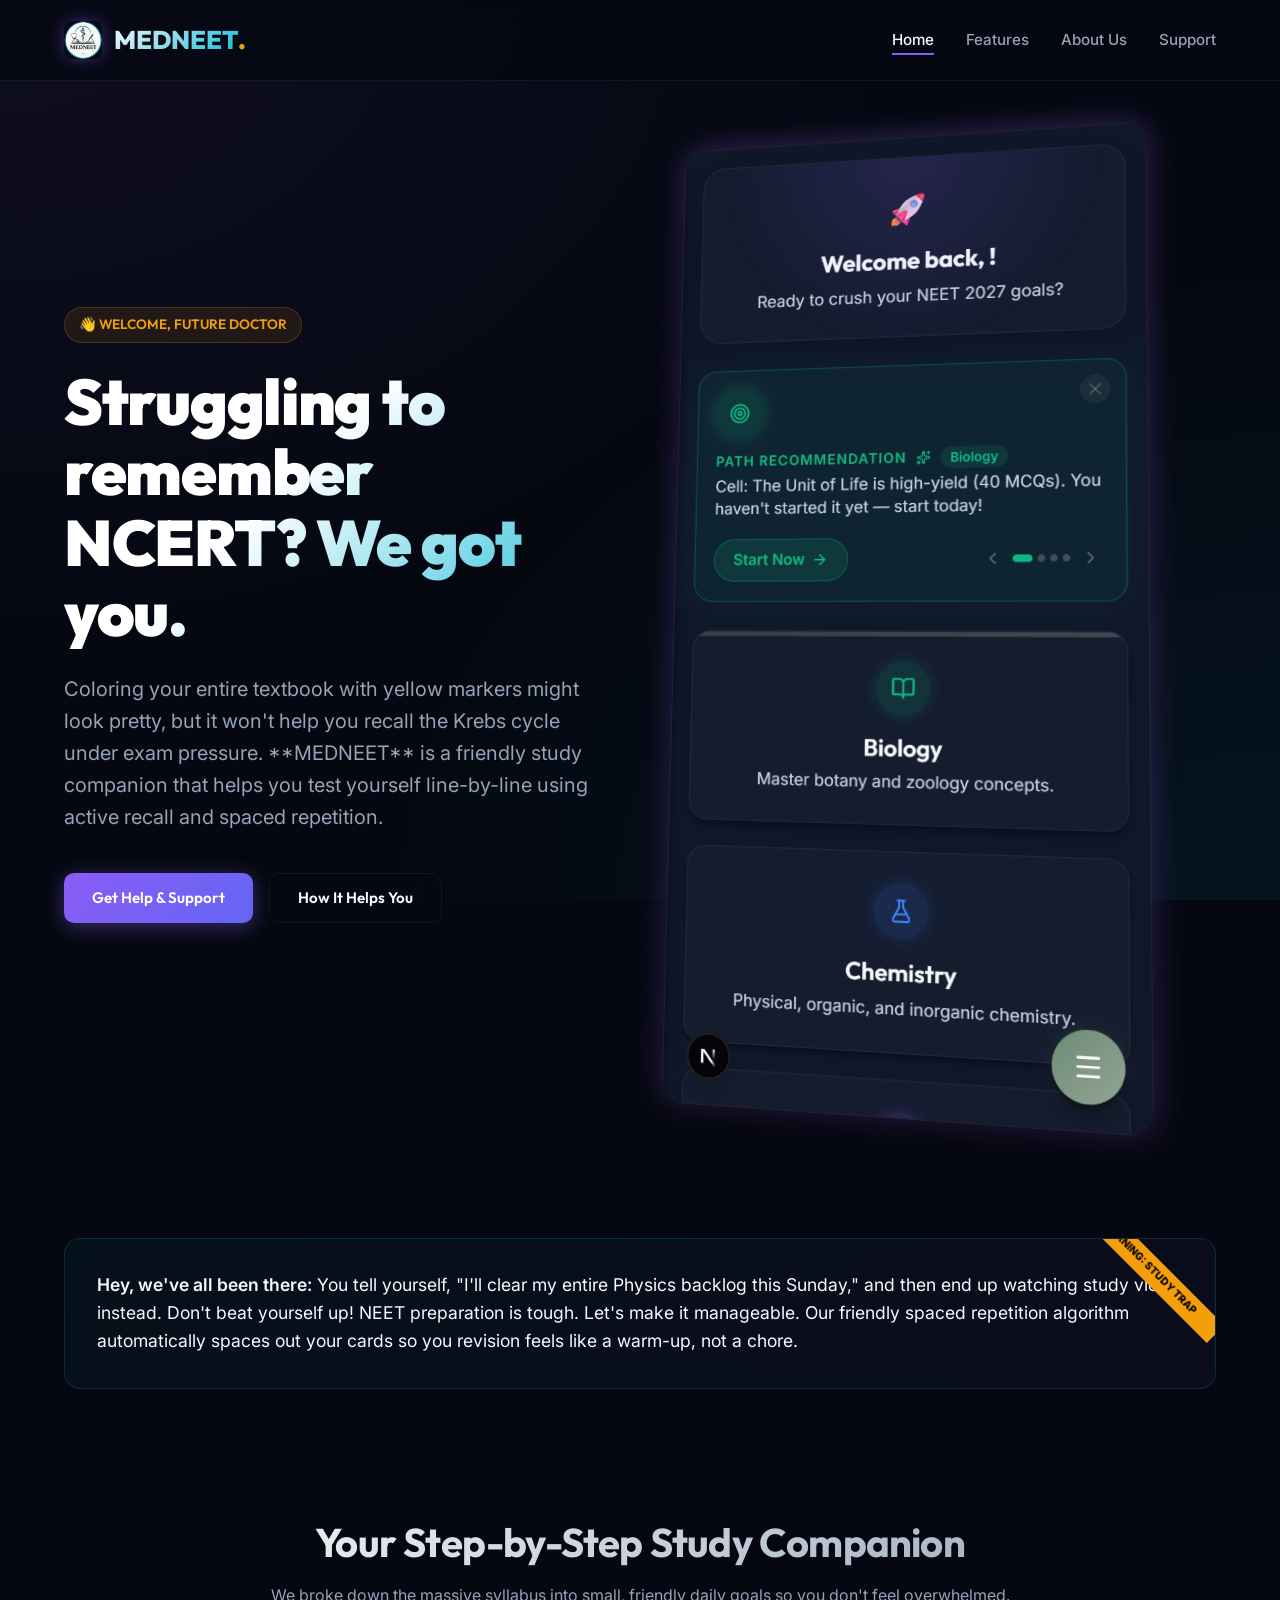
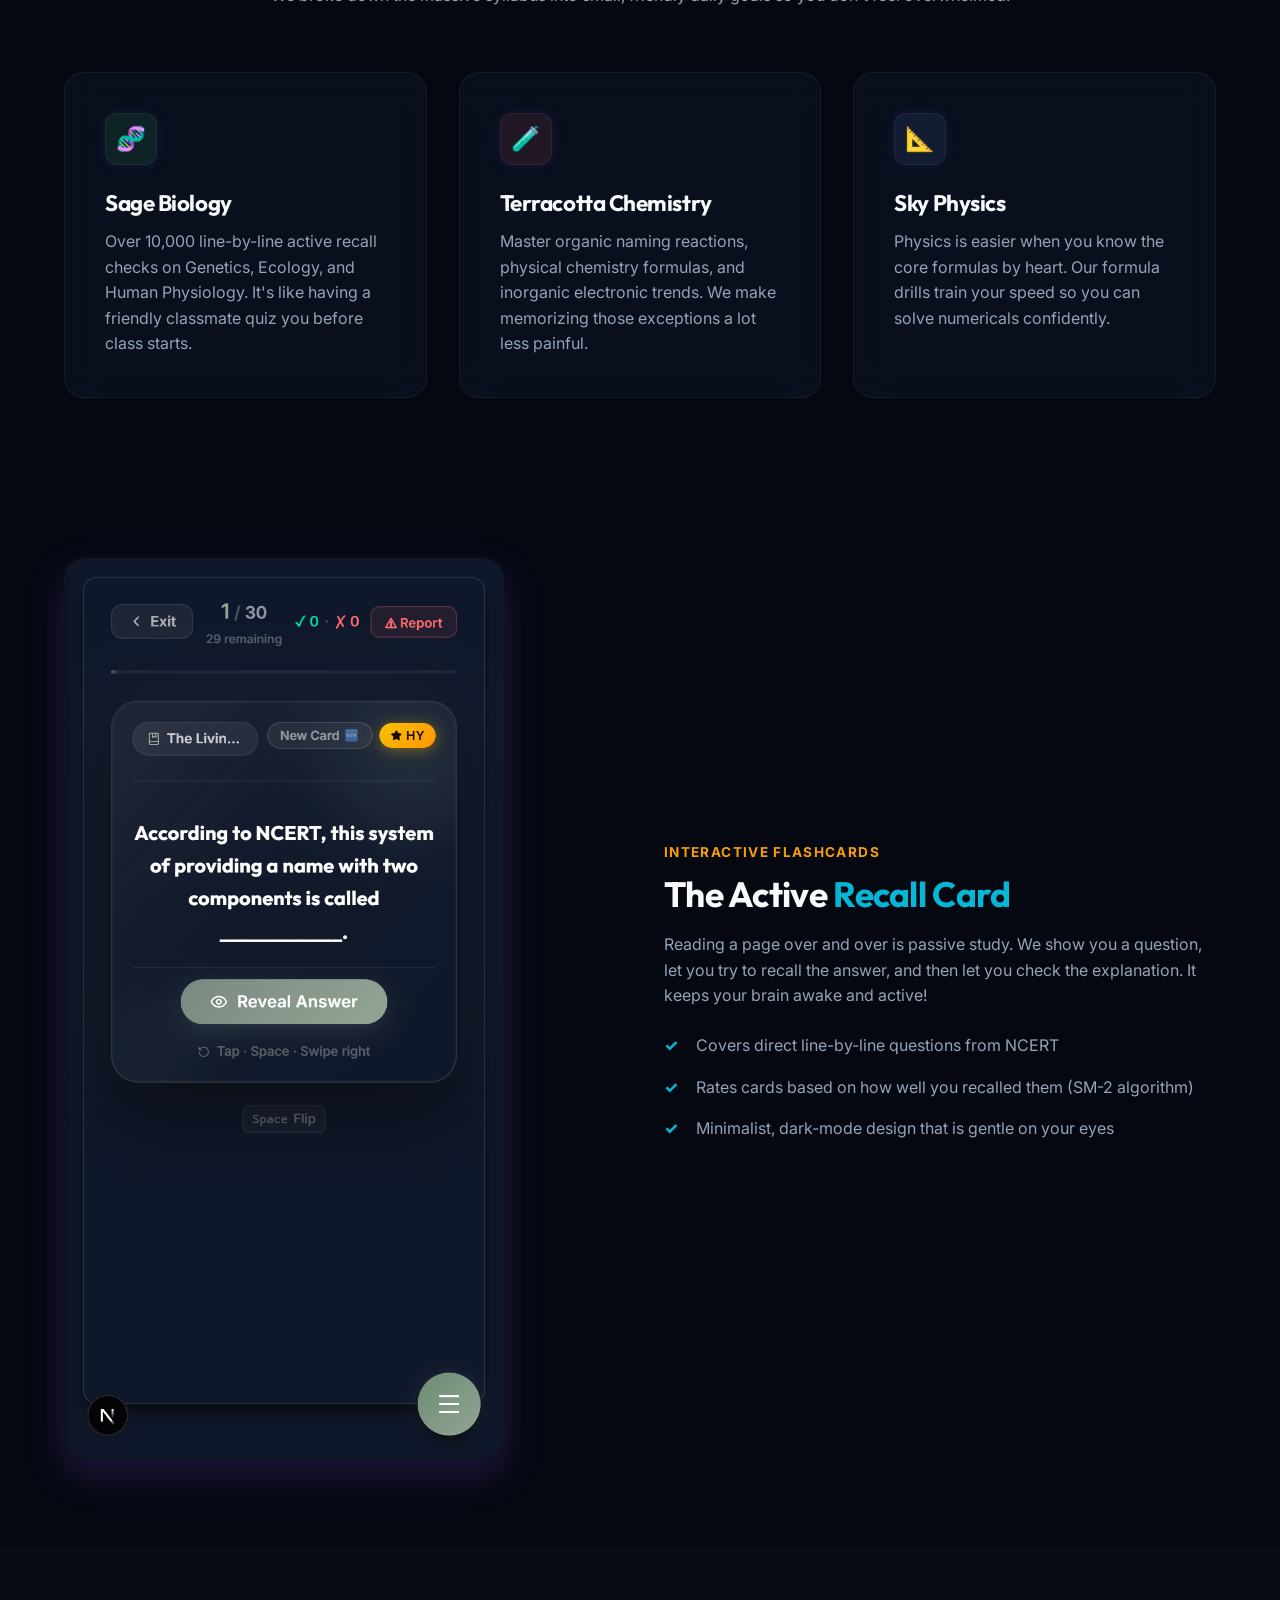
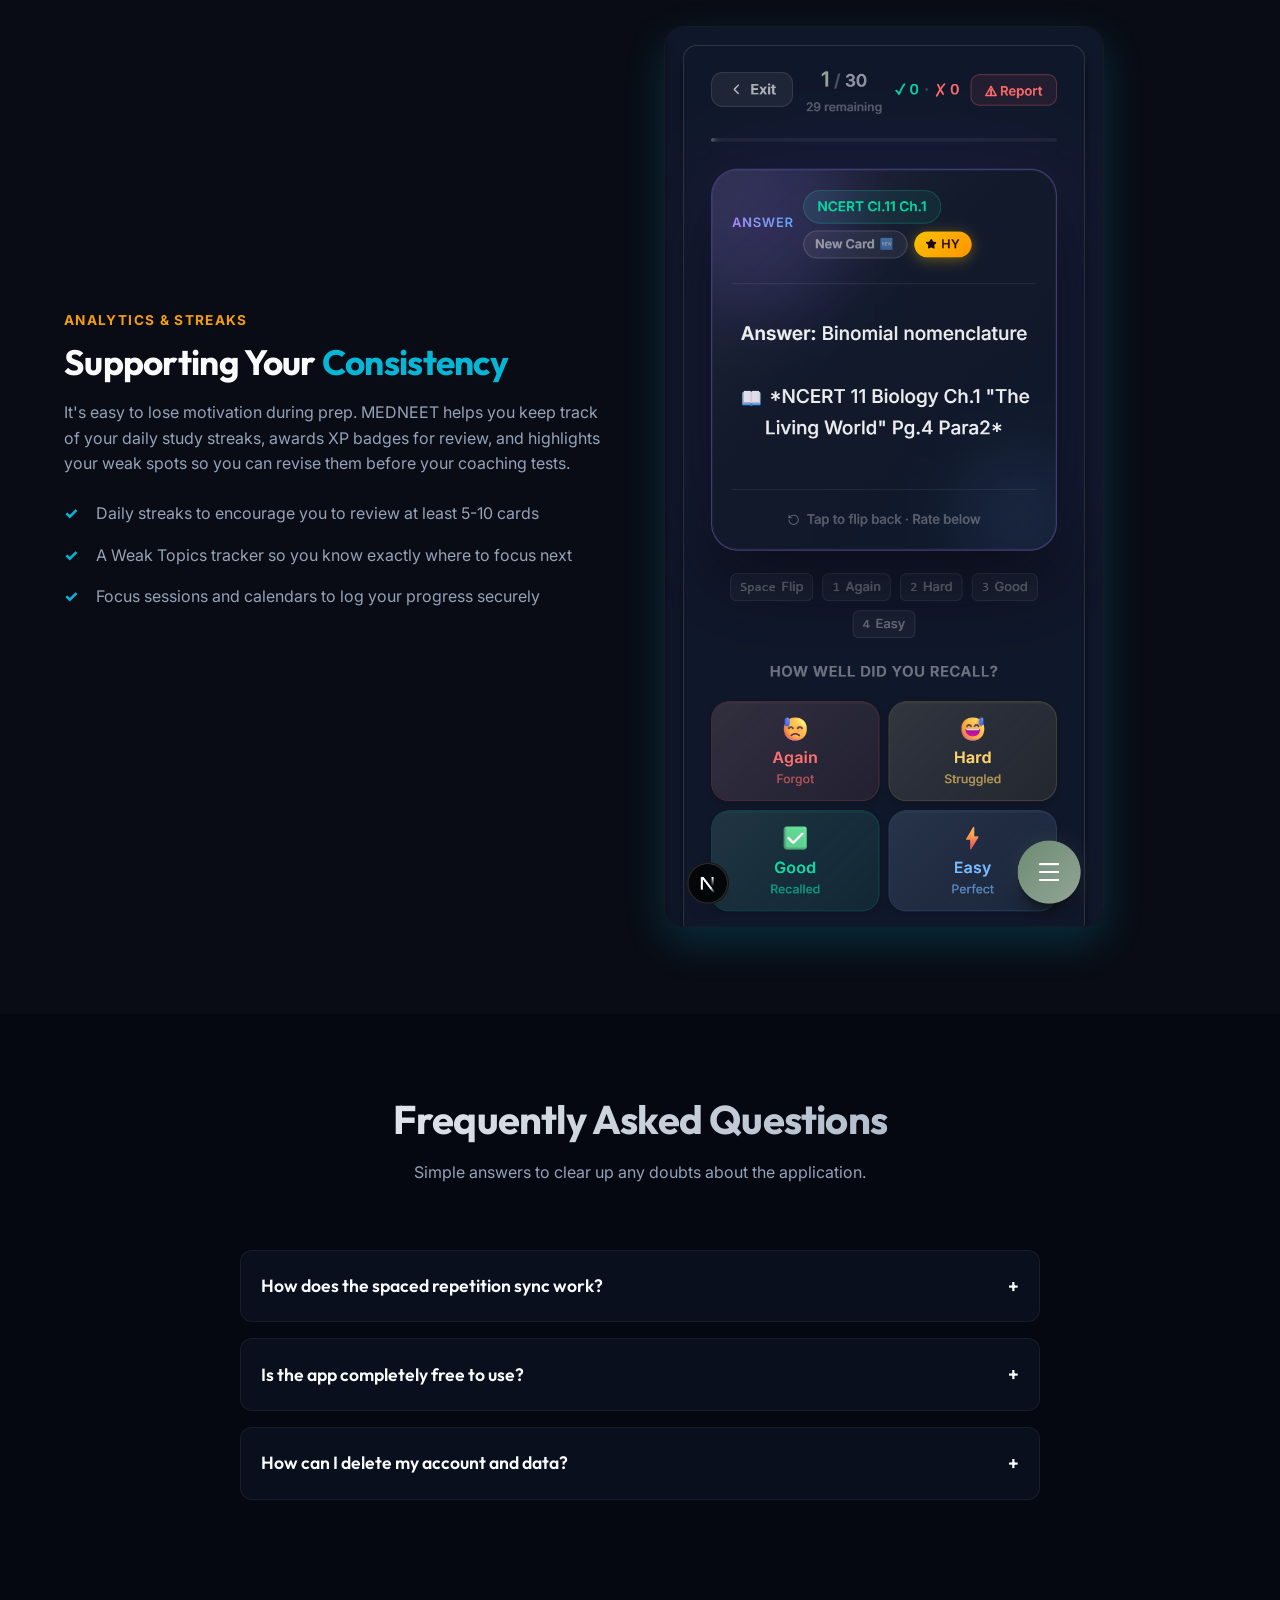
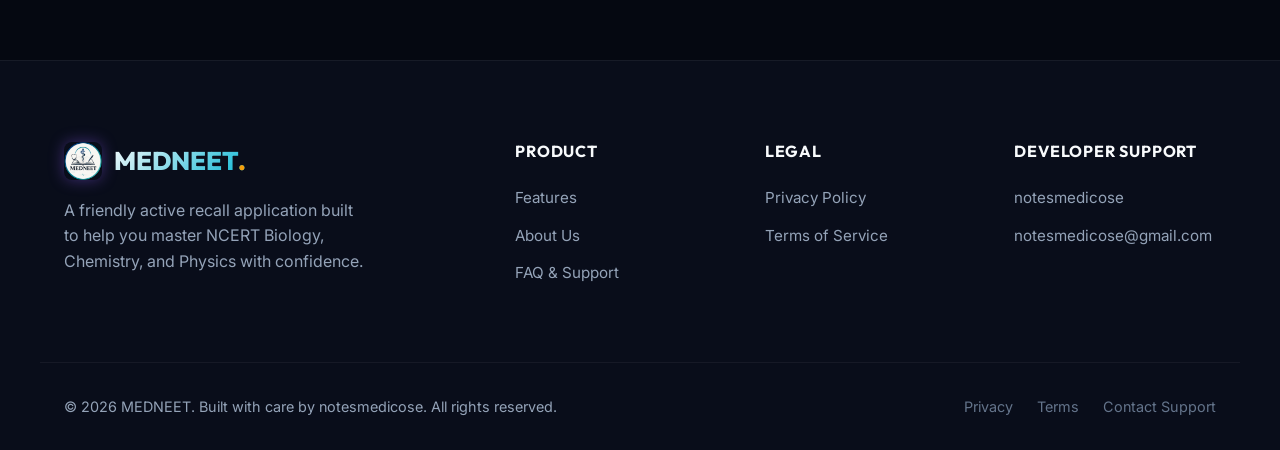
<file: index.html>
<!DOCTYPE html>
<html lang="en">
<head>
  <meta charset="UTF-8">
  <meta name="viewport" content="width=device-width, initial-scale=1.0">
  
  <!-- Primary SEO Meta Tags -->
  <title>MEDNEET — Active Recall Flashcards & Study Buddy for NEET UG 2027</title>
  <meta name="description" content="Struggling with NEET preparation? Join your friendly study buddy app to master NCERT Biology line-by-line, Organic Chemistry reactions, and Physics formulas.">
  <meta name="keywords" content="NEET 2027 prep, NCERT active recall, biology flashcards, inorganic chemistry memory tricks, physics formulas tracker, spaced repetition app, NEET backlogs support">
  <link rel="canonical" href="https://notesmedicose.github.io/MEDNEET_SUPPORT/index.html">
  
  <!-- Open Graph / Facebook -->
  <meta property="og:type" content="website">
  <meta property="og:url" content="https://notesmedicose.github.io/MEDNEET_SUPPORT/index.html">
  <meta property="og:title" content="MEDNEET — Active Recall Flashcards & Study Buddy for NEET UG 2027">
  <meta property="og:description" content="Ditch the highlighter trap and conquer your backlogs with a friendly spaced repetition companion that makes NCERT study feel like a game.">
  <meta property="og:image" content="https://notesmedicose.github.io/MEDNEET_SUPPORT/assets/feature_graphic.png">

  <!-- Twitter -->
  <meta property="twitter:card" content="summary_large_image">
  <meta property="twitter:url" content="https://notesmedicose.github.io/MEDNEET_SUPPORT/index.html">
  <meta property="twitter:title" content="MEDNEET — Active Recall Flashcards & Study Buddy for NEET UG 2027">
  <meta property="twitter:description" content="Ditch the highlighter trap and conquer your backlogs with a friendly spaced repetition companion that makes NCERT study feel like a game.">
  <meta property="twitter:image" content="https://notesmedicose.github.io/MEDNEET_SUPPORT/assets/feature_graphic.png">

  <!-- Favicon & Stylesheet -->
  <link rel="icon" type="image/png" href="assets/icon.png">
  <link rel="stylesheet" href="styles.css">
</head>
<body>

  <!-- Navigation Bar -->
  <nav class="navbar">
    <div class="container nav-container">
      <a href="index.html" class="logo" id="nav-logo">
        <img src="assets/icon.png" alt="MEDNEET Logo">
        <span>MEDNEET<span class="logo-highlight">.</span></span>
      </a>
      <ul class="nav-links" id="nav-menu">
        <li><a href="index.html" class="active" id="link-home">Home</a></li>
        <li><a href="features.html" id="link-features">Features</a></li>
        <li><a href="about.html" id="link-about">About Us</a></li>
        <li><a href="support.html" id="link-support">Support</a></li>
      </ul>
      <div class="nav-toggle" id="nav-hamburger">
        <span></span>
        <span></span>
        <span></span>
      </div>
    </div>
  </nav>

  <!-- Hero Section -->
  <header class="hero">
    <div class="container grid-2">
      <div class="hero-content">
        <div class="hero-badge">👋 WELCOME, FUTURE DOCTOR</div>
        <h1 class="hero-title">Struggling to remember NCERT? We got you.</h1>
        <p class="hero-subtitle">
          Coloring your entire textbook with yellow markers might look pretty, but it won't help you recall the Krebs cycle under exam pressure. **MEDNEET** is a friendly study companion that helps you test yourself line-by-line using active recall and spaced repetition.
        </p>
        <div class="hero-actions">
          <a href="support.html" class="btn btn-primary" id="hero-btn-download">Get Help & Support</a>
          <a href="features.html" class="btn btn-secondary" id="hero-btn-features">How It Helps You</a>
        </div>
      </div>
      <div class="hero-visual">
        <img src="assets/dashboard.png" alt="MEDNEET App Dashboard Screenshot" class="main-screenshot" id="hero-img-dashboard">
      </div>
    </div>
  </header>

  <!-- Relatable Student Support Box -->
  <section class="container">
    <div class="stressed-callout" id="studytrap-banner" style="border-color: rgba(6, 182, 212, 0.2); background: linear-gradient(135deg, rgba(6, 182, 212, 0.05), rgba(139, 92, 246, 0.05));">
      <p style="font-style: normal; color: var(--text-primary);">
        <strong>Hey, we've all been there:</strong> You tell yourself, "I'll clear my entire Physics backlog this Sunday," and then end up watching study vlogs instead. Don't beat yourself up! NEET preparation is tough. Let's make it manageable. Our friendly spaced repetition algorithm automatically spaces out your cards so you revision feels like a warm-up, not a chore.
      </p>
    </div>
  </section>

  <!-- Core Features Highlights (Friendly Tone) -->
  <section class="feature-section">
    <div class="container">
      <div class="section-header text-center">
        <h2>Your Step-by-Step Study Companion</h2>
        <p>We broke down the massive syllabus into small, friendly daily goals so you don't feel overwhelmed.</p>
      </div>
      
      <div class="grid-3">
        <!-- Feature 1 -->
        <div class="glass-panel feat-card" id="card-sage-bio">
          <div class="feat-icon" style="background: rgba(74, 222, 128, 0.1); color: #4ade80;">🧬</div>
          <h3>Sage Biology</h3>
          <p>Over 10,000 line-by-line active recall checks on Genetics, Ecology, and Human Physiology. It's like having a friendly classmate quiz you before class starts.</p>
        </div>

        <!-- Feature 2 -->
        <div class="glass-panel feat-card" id="card-terra-chem">
          <div class="feat-icon" style="background: rgba(248, 113, 113, 0.1); color: #f87171;">🧪</div>
          <h3>Terracotta Chemistry</h3>
          <p>Master organic naming reactions, physical chemistry formulas, and inorganic electronic trends. We make memorizing those exceptions a lot less painful.</p>
        </div>

        <!-- Feature 3 -->
        <div class="glass-panel feat-card" id="card-sky-phys">
          <div class="feat-icon" style="background: rgba(96, 165, 250, 0.1); color: #60a5fa;">📐</div>
          <h3>Sky Physics</h3>
          <p>Physics is easier when you know the core formulas by heart. Our formula drills train your speed so you can solve numericals confidently.</p>
        </div>
      </div>
    </div>
  </section>

  <!-- Real Product Preview Split Showcase -->
  <section class="feature-showcase">
    <div class="container grid-2">
      <div class="showcase-visual">
        <img src="assets/study_question.png" alt="MEDNEET Question card screen" id="img-showcase-question" style="border-radius: 20px; box-shadow: 0 15px 40px rgba(139, 92, 246, 0.2);">
      </div>
      <div class="showcase-content">
        <div class="showcase-tag">Interactive Flashcards</div>
        <h3>The Active <span class="showcase-accent">Recall Card</span></h3>
        <p>Reading a page over and over is passive study. We show you a question, let you try to recall the answer, and then let you check the explanation. It keeps your brain awake and active!</p>
        <ul class="showcase-list">
          <li>Covers direct line-by-line questions from NCERT</li>
          <li>Rates cards based on how well you recalled them (SM-2 algorithm)</li>
          <li>Minimalist, dark-mode design that is gentle on your eyes</li>
        </ul>
      </div>
    </div>
  </section>

  <section class="feature-showcase" style="background: rgba(255, 255, 255, 0.015);">
    <div class="container grid-2">
      <div class="showcase-content">
        <div class="showcase-tag">Analytics & Streaks</div>
        <h3>Supporting Your <span class="showcase-accent">Consistency</span></h3>
        <p>It's easy to lose motivation during prep. MEDNEET helps you keep track of your daily study streaks, awards XP badges for review, and highlights your weak spots so you can revise them before your coaching tests.</p>
        <ul class="showcase-list">
          <li>Daily streaks to encourage you to review at least 5-10 cards</li>
          <li>A Weak Topics tracker so you know exactly where to focus next</li>
          <li>Focus sessions and calendars to log your progress securely</li>
        </ul>
      </div>
      <div class="showcase-visual">
        <img src="assets/study_answer.png" alt="MEDNEET Answer card explanation screen" id="img-showcase-answer" style="border-radius: 20px; box-shadow: 0 15px 40px rgba(6, 182, 212, 0.2);">
      </div>
    </div>
  </section>

  <!-- FAQ Section (Friendly) -->
  <section class="feature-section">
    <div class="container">
      <div class="section-header text-center">
        <h2>Frequently Asked Questions</h2>
        <p>Simple answers to clear up any doubts about the application.</p>
      </div>

      <div class="faq-list">
        <div class="faq-item" id="faq-q1">
          <div class="faq-question">
            <span>How does the spaced repetition sync work?</span>
            <span class="faq-toggle">+</span>
          </div>
          <div class="faq-answer">
            All your flashcard data, strengths, and study history are synced automatically to secure databases (Firebase Firestore). You can switch between devices easily, and your progress will be waiting for you.
          </div>
        </div>

        <div class="faq-item" id="faq-q2">
          <div class="faq-question">
            <span>Is the app completely free to use?</span>
            <span class="faq-toggle">+</span>
          </div>
          <div class="faq-answer">
            We offer core study modules and general flashcards for free so everyone can study. Some premium features and high-yield chapters require an upgrade to help cover our server and AI generation costs.
          </div>
        </div>

        <div class="faq-item" id="faq-q3">
          <div class="faq-question">
            <span>How can I delete my account and data?</span>
            <span class="faq-toggle">+</span>
          </div>
          <div class="faq-answer">
            We make data safety simple! You can delete your account instantly from the Profile settings inside the app. If you need any help, just email us at notesmedicose@gmail.com and we will wipe your records manually.
          </div>
        </div>
      </div>
    </div>
  </section>

  <!-- Footer -->
  <footer>
    <div class="container footer-grid">
      <div class="footer-brand">
        <a href="index.html" class="logo">
          <img src="assets/icon.png" alt="MEDNEET Logo">
          <span>MEDNEET<span class="logo-highlight">.</span></span>
        </a>
        <p>A friendly active recall application built to help you master NCERT Biology, Chemistry, and Physics with confidence.</p>
      </div>
      <div class="footer-col">
        <h4>Product</h4>
        <ul>
          <li><a href="features.html">Features</a></li>
          <li><a href="about.html">About Us</a></li>
          <li><a href="support.html">FAQ & Support</a></li>
        </ul>
      </div>
      <div class="footer-col">
        <h4>Legal</h4>
        <ul>
          <li><a href="privacy-policy.html">Privacy Policy</a></li>
          <li><a href="terms-of-service.html">Terms of Service</a></li>
        </ul>
      </div>
      <div class="footer-col">
        <h4>Developer Support</h4>
        <ul>
          <li><a href="https://github.com/notesmedicose" target="_blank">notesmedicose</a></li>
          <li><a href="mailto:notesmedicose@gmail.com">notesmedicose@gmail.com</a></li>
        </ul>
      </div>
    </div>
    
    <div class="container footer-bottom">
      <p>&copy; 2026 MEDNEET. Built with care by notesmedicose. All rights reserved.</p>
      <div class="footer-bottom-links">
        <a href="privacy-policy.html">Privacy</a>
        <a href="terms-of-service.html">Terms</a>
        <a href="support.html">Contact Support</a>
      </div>
    </div>
  </footer>

  <!-- Script for Interactivity -->
  <script>
    // Mobile Navigation Menu Toggle
    const hamburger = document.getElementById('nav-hamburger');
    const menu = document.getElementById('nav-menu');
    
    hamburger.addEventListener('click', () => {
      menu.classList.toggle('active');
      hamburger.classList.toggle('active');
    });

    // Close mobile menu when link is clicked
    document.querySelectorAll('.nav-links a').forEach(link => {
      link.addEventListener('click', () => {
        menu.classList.remove('active');
        hamburger.classList.remove('active');
      });
    });

    // FAQ Accordion
    const faqItems = document.querySelectorAll('.faq-item');
    faqItems.forEach(item => {
      item.addEventListener('click', () => {
        item.classList.toggle('active');
      });
    });
  </script>
</body>
</html>
</file>
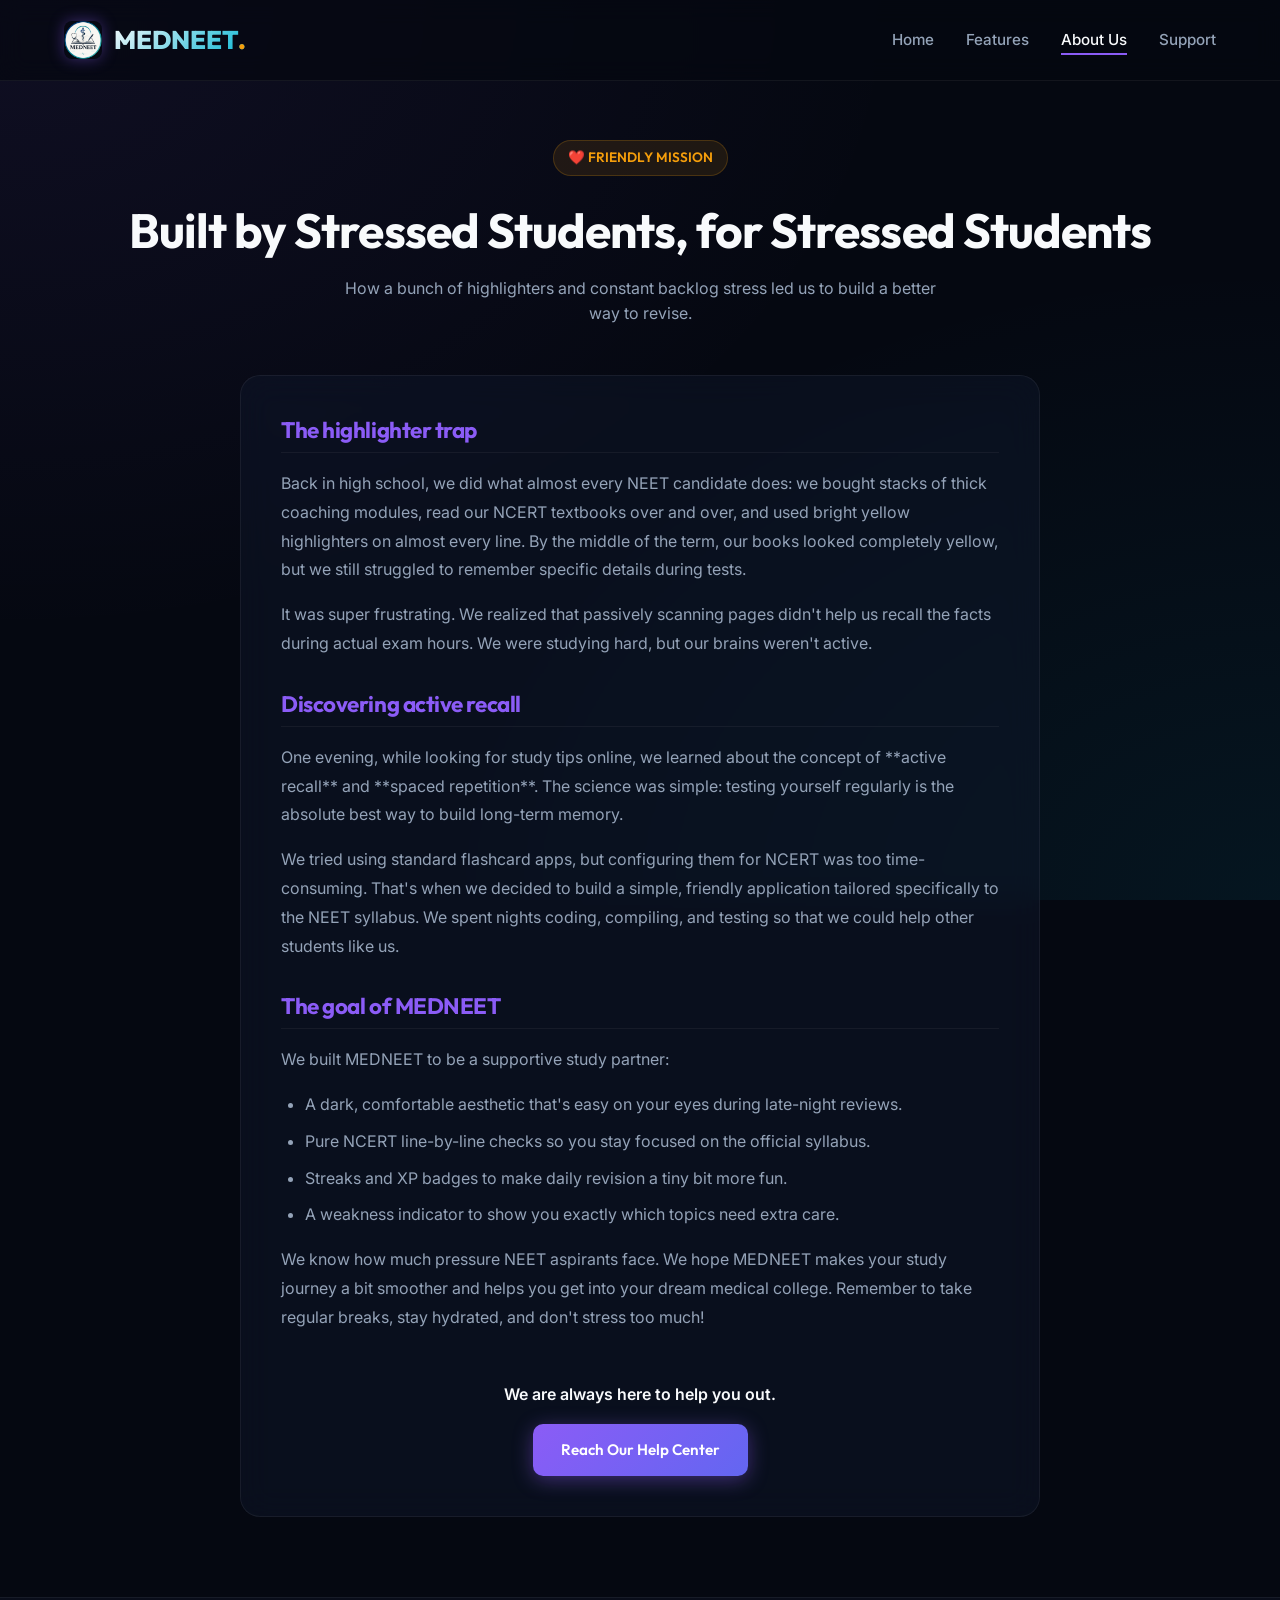
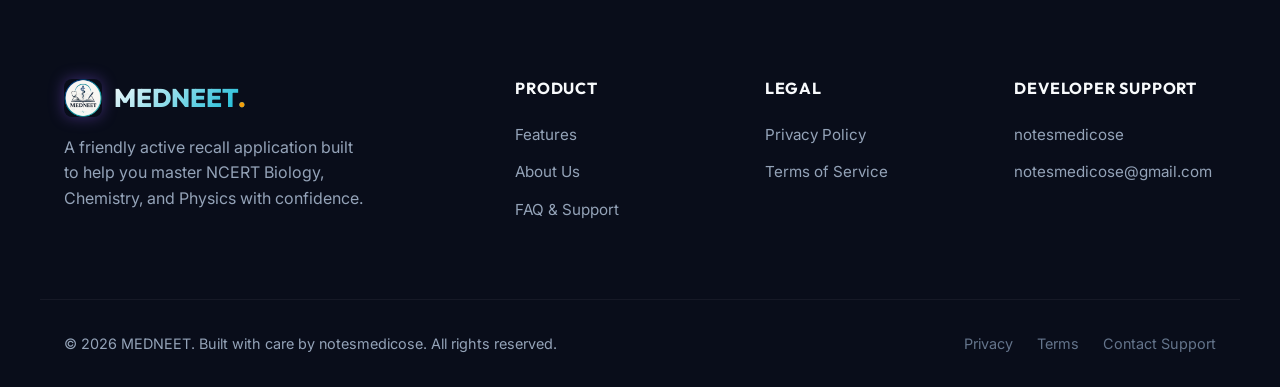
<file: about.html>
<!DOCTYPE html>
<html lang="en">
<head>
  <meta charset="UTF-8">
  <meta name="viewport" content="width=device-width, initial-scale=1.0">
  
  <!-- SEO Meta Tags -->
  <title>About the Creators — MEDNEET | Stressed Students Study Companion</title>
  <meta name="description" content="Read the warm story of how MEDNEET was built by stressed secondary school students to conquer their own backlogs and test series anxiety.">
  <meta name="keywords" content="NEET aspirants backlog support, active recall study, notesmedicose history, NEET coaching support">
  <link rel="canonical" href="https://notesmedicose.github.io/MEDNEET_SUPPORT/about.html">

  <link rel="icon" type="image/png" href="assets/icon.png">
  <link rel="stylesheet" href="styles.css">
</head>
<body>

  <!-- Navigation Bar -->
  <nav class="navbar">
    <div class="container nav-container">
      <a href="index.html" class="logo" id="nav-logo">
        <img src="assets/icon.png" alt="MEDNEET Logo">
        <span>MEDNEET<span class="logo-highlight">.</span></span>
      </a>
      <ul class="nav-links" id="nav-menu">
        <li><a href="index.html" id="link-home">Home</a></li>
        <li><a href="features.html" id="link-features">Features</a></li>
        <li><a href="about.html" class="active" id="link-about">About Us</a></li>
        <li><a href="support.html" id="link-support">Support</a></li>
      </ul>
      <div class="nav-toggle" id="nav-hamburger">
        <span></span>
        <span></span>
        <span></span>
      </div>
    </div>
  </nav>

  <!-- About Content -->
  <main class="container" style="padding-top: 140px; min-height: 80vh;">
    <div class="legal-header">
      <div class="hero-badge" id="badge-about">❤️ FRIENDLY MISSION</div>
      <h1 style="font-size: 3rem; margin-bottom: 1rem;">Built by Stressed Students, for Stressed Students</h1>
      <p style="max-width: 600px; margin: 0 auto; color: var(--text-secondary);">
        How a bunch of highlighters and constant backlog stress led us to build a better way to revise.
      </p>
    </div>

    <div class="glass-panel legal-content" style="max-width: 800px; margin: 0 auto; line-height: 1.8;">
      <section style="margin-bottom: 2rem;">
        <h2>The highlighter trap</h2>
        <p style="margin-bottom: 1rem;">
          Back in high school, we did what almost every NEET candidate does: we bought stacks of thick coaching modules, read our NCERT textbooks over and over, and used bright yellow highlighters on almost every line. By the middle of the term, our books looked completely yellow, but we still struggled to remember specific details during tests.
        </p>
        <p>
          It was super frustrating. We realized that passively scanning pages didn't help us recall the facts during actual exam hours. We were studying hard, but our brains weren't active.
        </p>
      </section>

      <section style="margin-bottom: 2rem;">
        <h2>Discovering active recall</h2>
        <p style="margin-bottom: 1rem;">
          One evening, while looking for study tips online, we learned about the concept of **active recall** and **spaced repetition**. The science was simple: testing yourself regularly is the absolute best way to build long-term memory.
        </p>
        <p>
          We tried using standard flashcard apps, but configuring them for NCERT was too time-consuming. That's when we decided to build a simple, friendly application tailored specifically to the NEET syllabus. We spent nights coding, compiling, and testing so that we could help other students like us.
        </p>
      </section>

      <section style="margin-bottom: 2rem;">
        <h2>The goal of MEDNEET</h2>
        <p style="margin-bottom: 1rem;">
          We built MEDNEET to be a supportive study partner:
        </p>
        <ul>
          <li style="margin-bottom: 0.5rem;">A dark, comfortable aesthetic that's easy on your eyes during late-night reviews.</li>
          <li style="margin-bottom: 0.5rem;">Pure NCERT line-by-line checks so you stay focused on the official syllabus.</li>
          <li style="margin-bottom: 0.5rem;">Streaks and XP badges to make daily revision a tiny bit more fun.</li>
          <li style="margin-bottom: 0.5rem;">A weakness indicator to show you exactly which topics need extra care.</li>
        </ul>
        <p>
          We know how much pressure NEET aspirants face. We hope MEDNEET makes your study journey a bit smoother and helps you get into your dream medical college. Remember to take regular breaks, stay hydrated, and don't stress too much!
        </p>
      </section>

      <div class="text-center" style="margin-top: 3rem;">
        <p style="font-weight: 600; color: var(--text-primary); margin-bottom: 1rem;">We are always here to help you out.</p>
        <a href="support.html" class="btn btn-primary" id="about-cta-btn">Reach Our Help Center</a>
      </div>
    </div>
  </main>

  <!-- Footer -->
  <footer>
    <div class="container footer-grid">
      <div class="footer-brand">
        <a href="index.html" class="logo">
          <img src="assets/icon.png" alt="MEDNEET Logo">
          <span>MEDNEET<span class="logo-highlight">.</span></span>
        </a>
        <p>A friendly active recall application built to help you master NCERT Biology, Chemistry, and Physics with confidence.</p>
      </div>
      <div class="footer-col">
        <h4>Product</h4>
        <ul>
          <li><a href="features.html">Features</a></li>
          <li><a href="about.html">About Us</a></li>
          <li><a href="support.html">FAQ & Support</a></li>
        </ul>
      </div>
      <div class="footer-col">
        <h4>Legal</h4>
        <ul>
          <li><a href="privacy-policy.html">Privacy Policy</a></li>
          <li><a href="terms-of-service.html">Terms of Service</a></li>
        </ul>
      </div>
      <div class="footer-col">
        <h4>Developer Support</h4>
        <ul>
          <li><a href="https://github.com/notesmedicose" target="_blank">notesmedicose</a></li>
          <li><a href="mailto:notesmedicose@gmail.com">notesmedicose@gmail.com</a></li>
        </ul>
      </div>
    </div>
    
    <div class="container footer-bottom">
      <p>&copy; 2026 MEDNEET. Built with care by notesmedicose. All rights reserved.</p>
      <div class="footer-bottom-links">
        <a href="privacy-policy.html">Privacy</a>
        <a href="terms-of-service.html">Terms</a>
        <a href="support.html">Contact Support</a>
      </div>
    </div>
  </footer>

  <script>
    // Mobile Nav Toggle
    const hamburger = document.getElementById('nav-hamburger');
    const menu = document.getElementById('nav-menu');
    
    hamburger.addEventListener('click', () => {
      menu.classList.toggle('active');
      hamburger.classList.toggle('active');
    });
  </script>
</body>
</html>
</file>
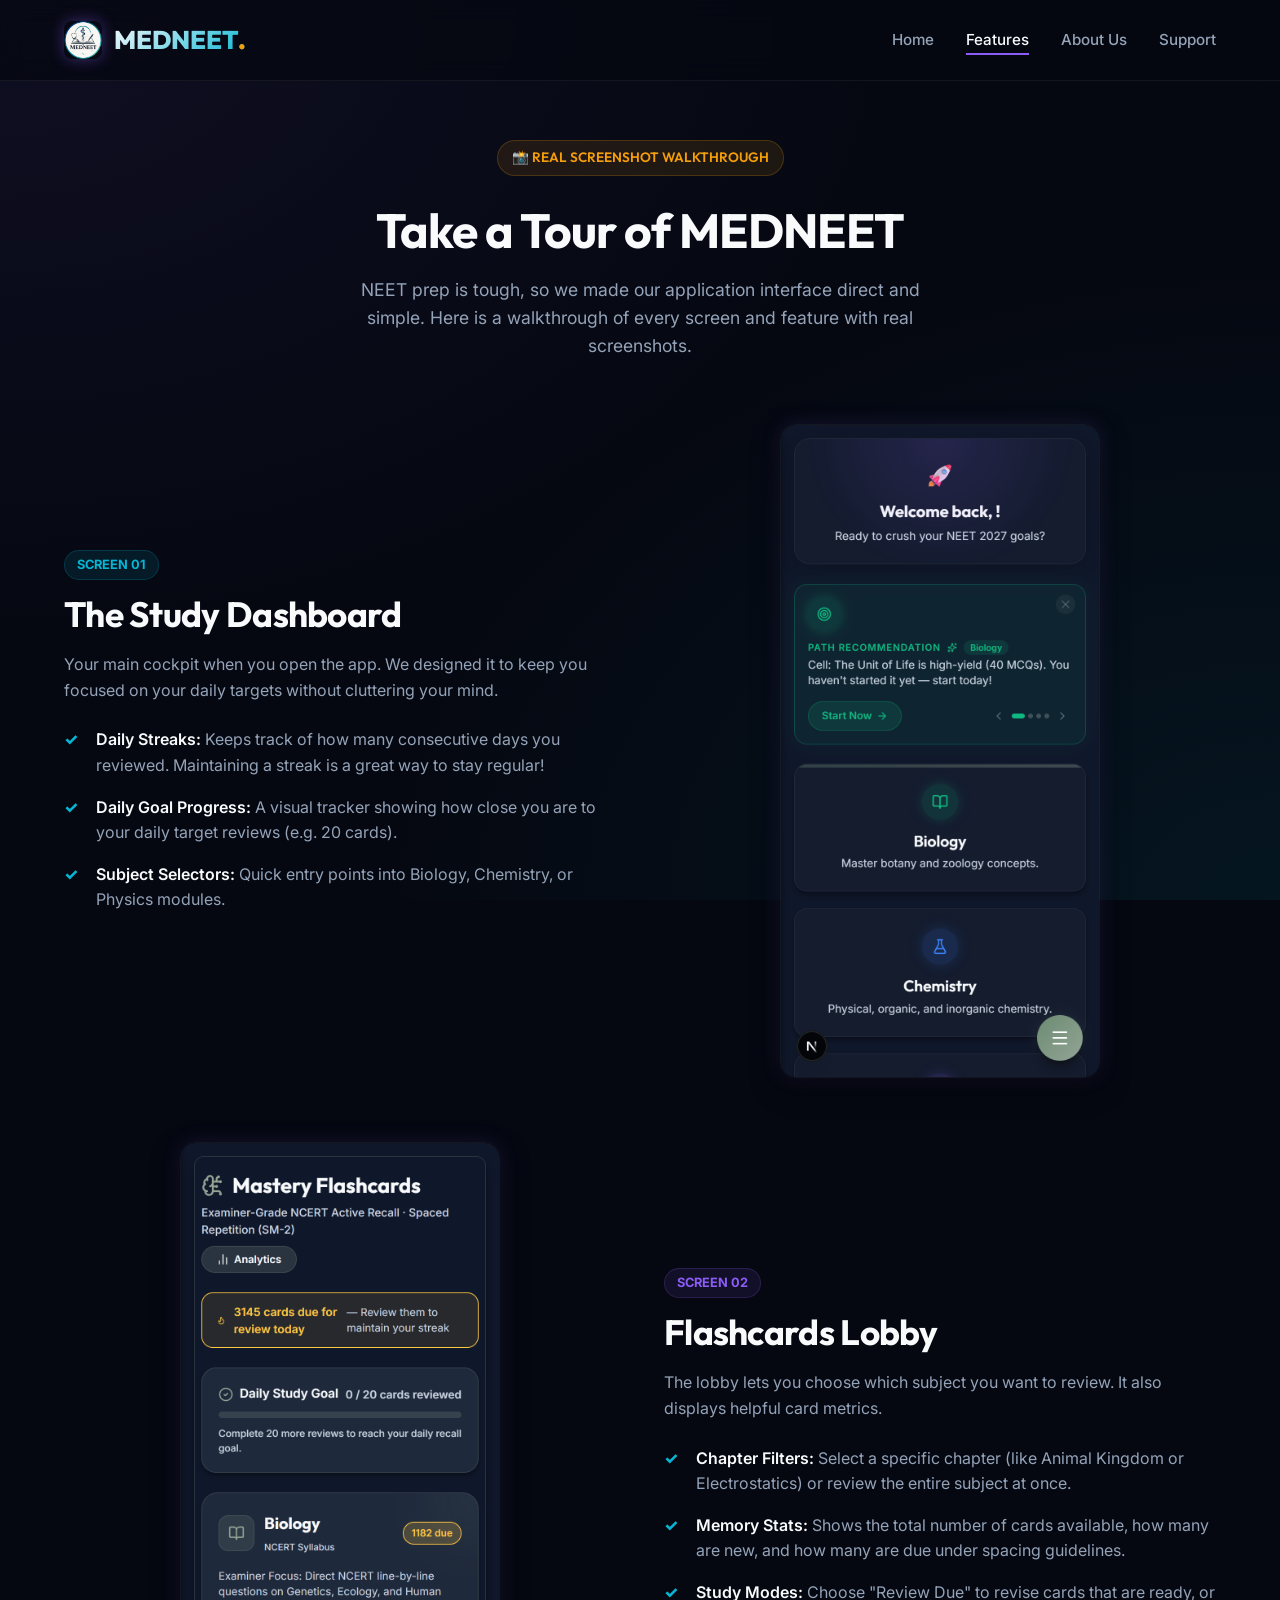
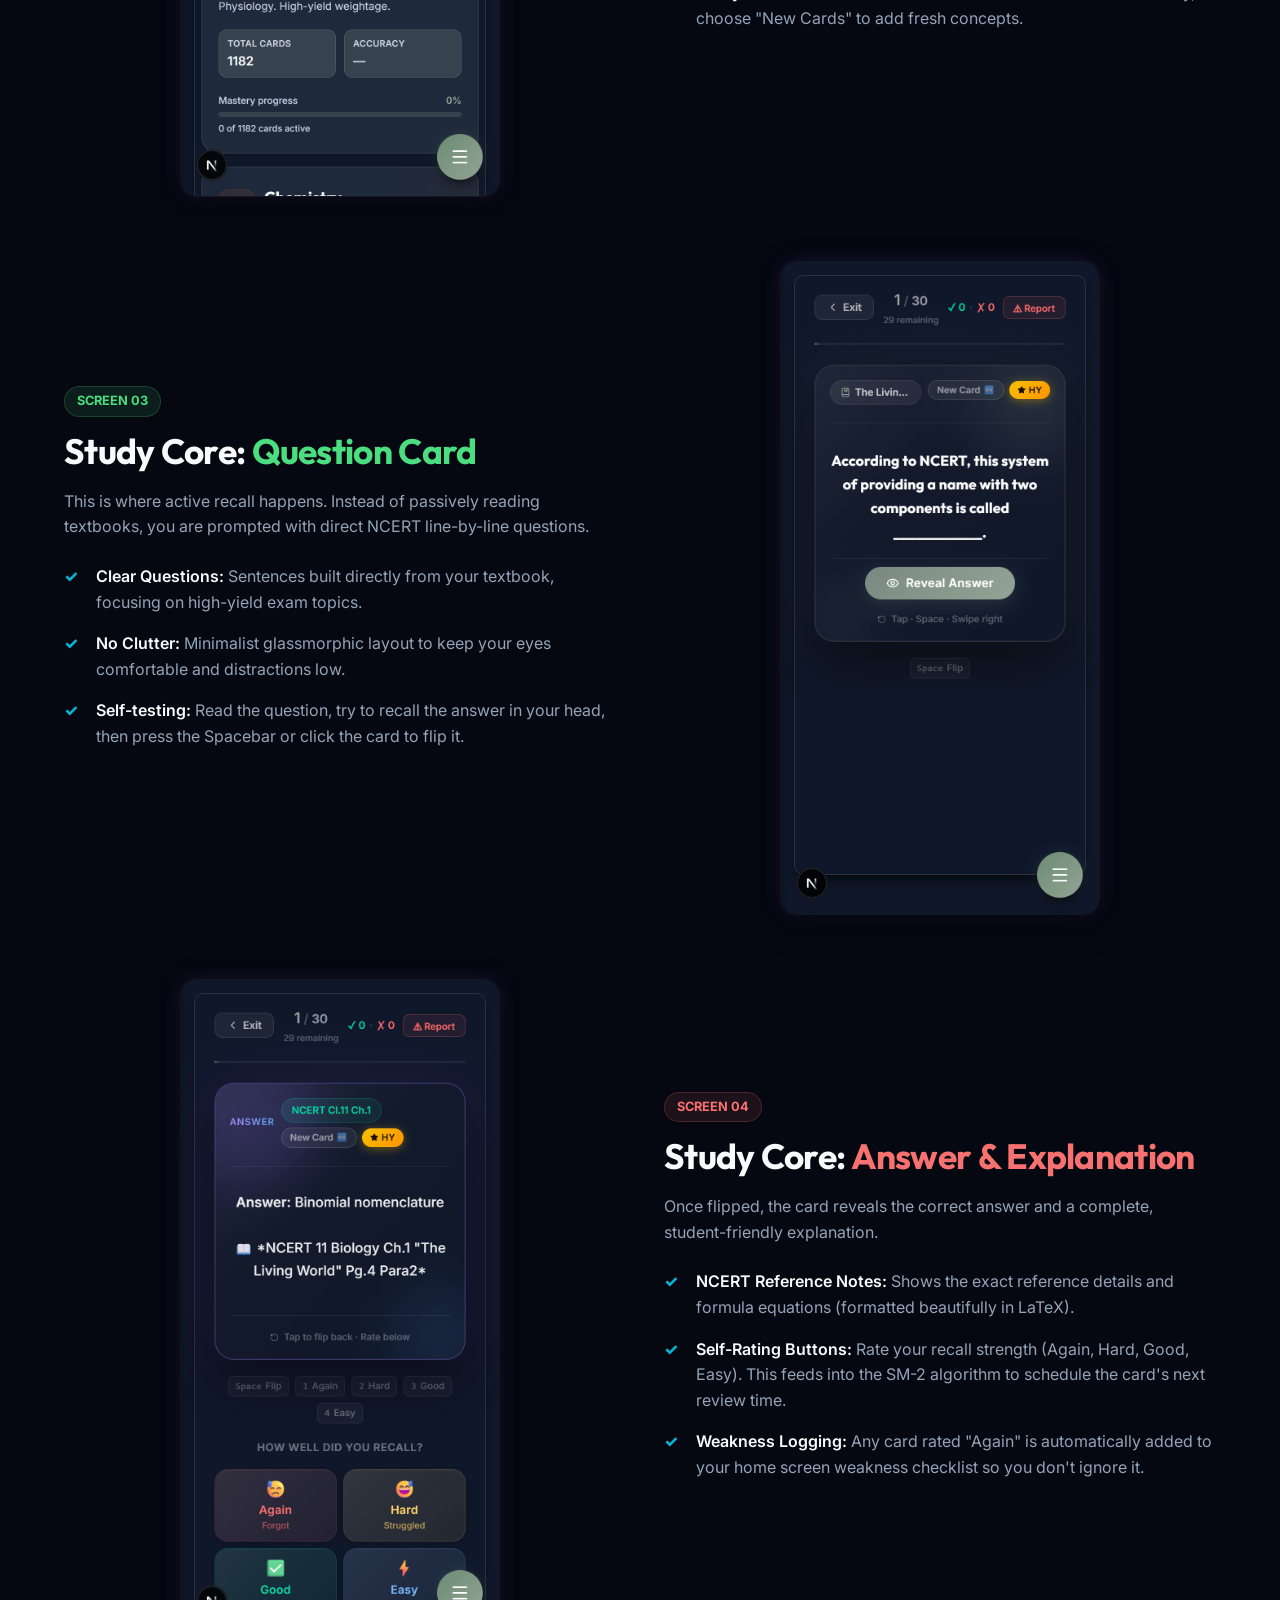
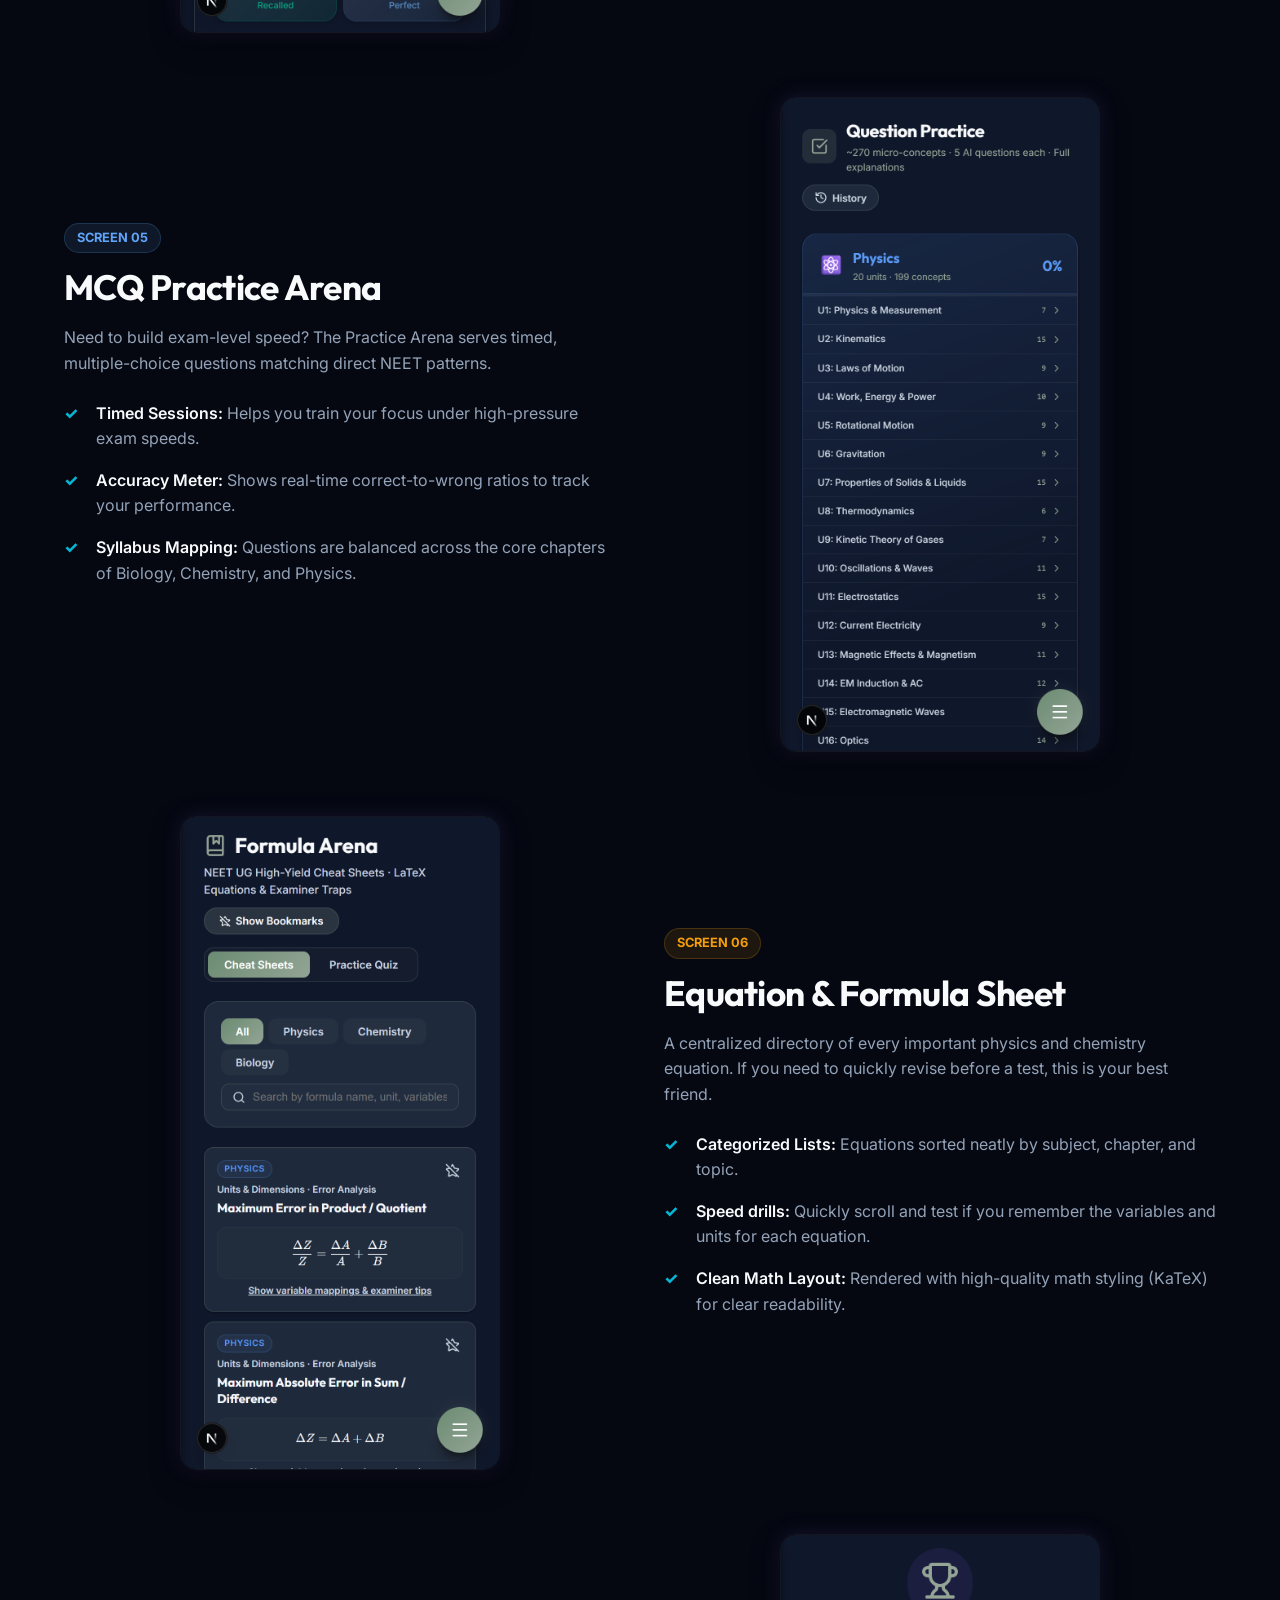
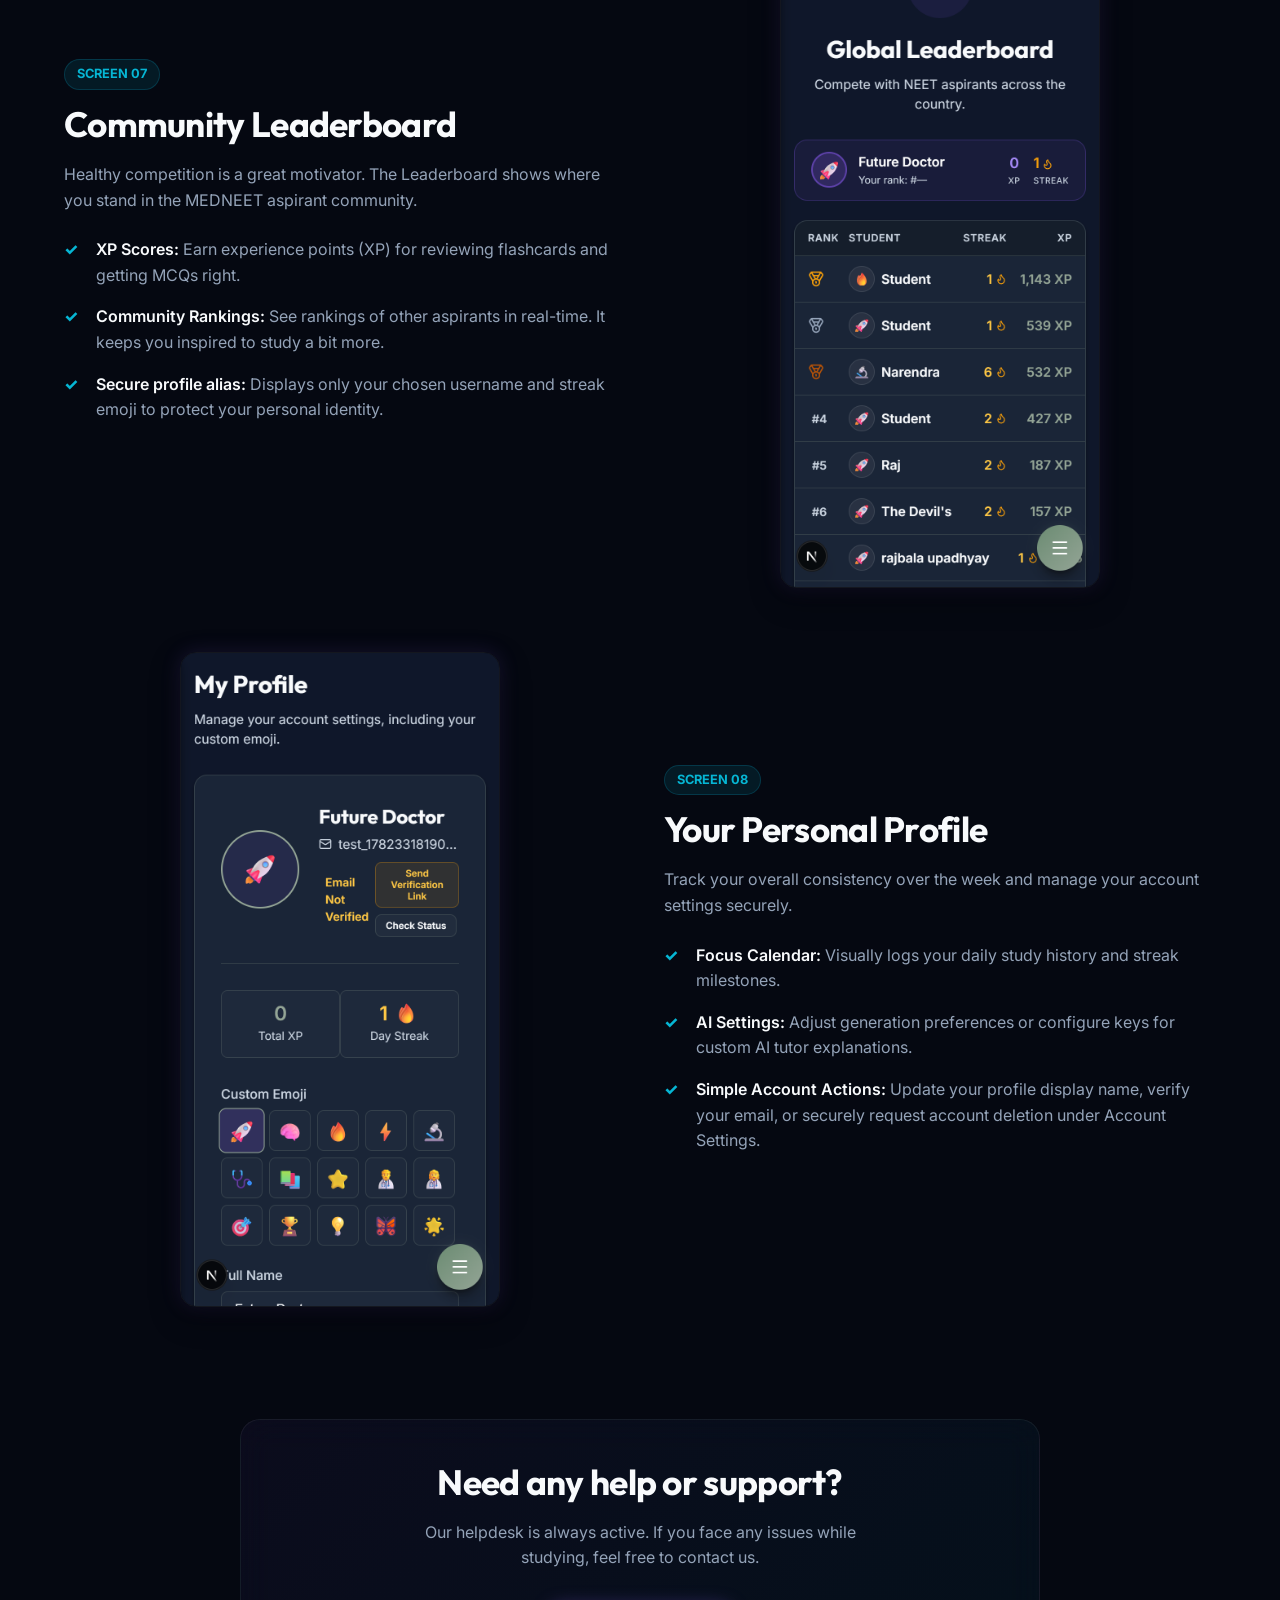
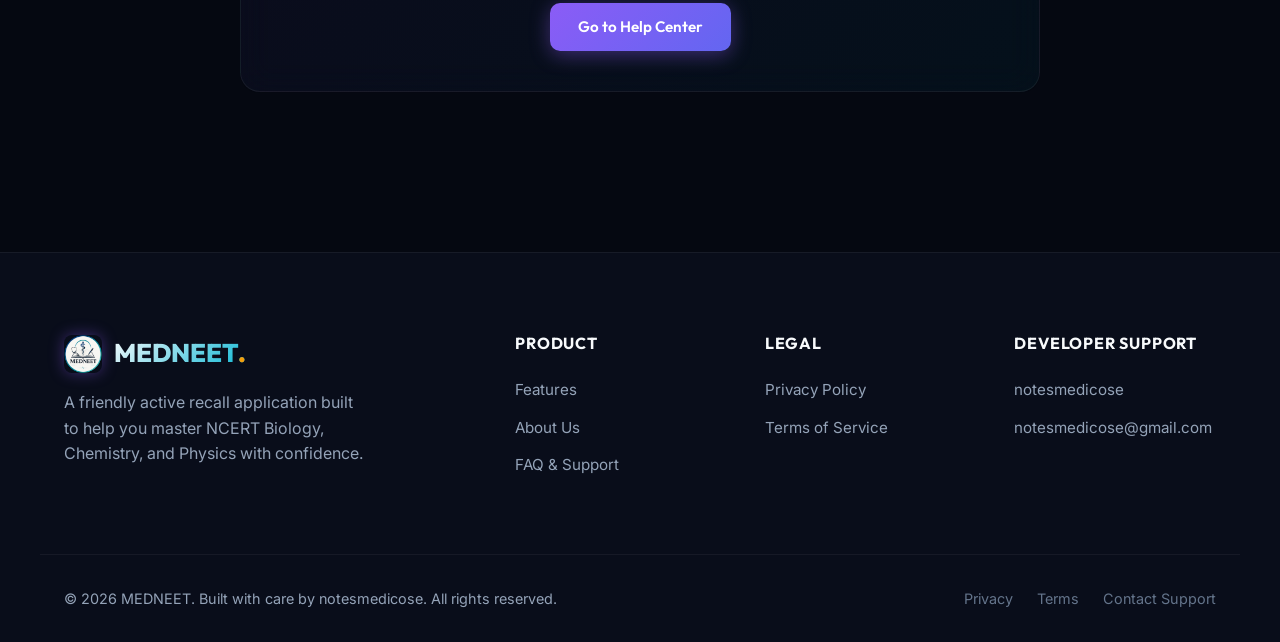
<file: features.html>
<!DOCTYPE html>
<html lang="en">
<head>
  <meta charset="UTF-8">
  <meta name="viewport" content="width=device-width, initial-scale=1.0">
  
  <!-- SEO Meta Tags -->
  <title>App Features & Page Walkthrough — MEDNEET | Stressed Student Support</title>
  <meta name="description" content="Explore every page and feature of MEDNEET with real screenshots. Learn about SAGE Biology flashcards, Terracotta Chemistry reaction maps, and Sky Physics formula drills.">
  <meta name="keywords" content="NEET biology flashcards, NCERT line by line biology, chemistry exception busters, physics formula drills, NEET preparation helper">
  <link rel="canonical" href="https://notesmedicose.github.io/MEDNEET_SUPPORT/features.html">

  <link rel="icon" type="image/png" href="assets/icon.png">
  <link rel="stylesheet" href="styles.css">
  <style>
    .feature-page-card {
      margin-bottom: 4rem;
    }
    .feature-img-wrapper {
      position: relative;
      display: flex;
      justify-content: center;
      align-items: center;
    }
    .feature-img-wrapper img {
      width: 100%;
      max-width: 320px;
      border-radius: 16px;
      border: 1px solid var(--border-color);
      box-shadow: 0 10px 30px rgba(0,0,0,0.4), 0 0 20px rgba(139, 92, 246, 0.15);
      transition: var(--transition-smooth);
    }
    .feature-img-wrapper img:hover {
      transform: scale(1.02);
      box-shadow: 0 15px 40px rgba(0,0,0,0.5), 0 0 30px rgba(139, 92, 246, 0.35);
    }
    .feature-tag-pill {
      background: rgba(6, 182, 212, 0.1);
      border: 1px solid rgba(6, 182, 212, 0.2);
      color: var(--accent-secondary);
      padding: 4px 12px;
      border-radius: 20px;
      font-size: 0.8rem;
      font-weight: 700;
      display: inline-block;
      margin-bottom: 0.75rem;
    }
  </style>
</head>
<body>

  <!-- Navigation Bar -->
  <nav class="navbar">
    <div class="container nav-container">
      <a href="index.html" class="logo" id="nav-logo">
        <img src="assets/icon.png" alt="MEDNEET Logo">
        <span>MEDNEET<span class="logo-highlight">.</span></span>
      </a>
      <ul class="nav-links" id="nav-menu">
        <li><a href="index.html" id="link-home">Home</a></li>
        <li><a href="features.html" class="active" id="link-features">Features</a></li>
        <li><a href="about.html" id="link-about">About Us</a></li>
        <li><a href="support.html" id="link-support">Support</a></li>
      </ul>
      <div class="nav-toggle" id="nav-hamburger">
        <span></span>
        <span></span>
        <span></span>
      </div>
    </div>
  </nav>

  <!-- Title Header -->
  <header style="padding-top: 140px; padding-bottom: 2rem;" class="text-center container">
    <div class="hero-badge" id="badge-features">📸 REAL SCREENSHOT WALKTHROUGH</div>
    <h1 style="font-size: 3rem; margin-bottom: 1rem;">Take a Tour of MEDNEET</h1>
    <p style="max-width: 600px; margin: 0 auto; font-size: 1.1rem; color: var(--text-secondary);">
      NEET prep is tough, so we made our application interface direct and simple. Here is a walkthrough of every screen and feature with real screenshots.
    </p>
  </header>

  <main class="container" style="padding-top: 2rem;">

    <!-- 1. DASHBOARD -->
    <section class="grid-2 feature-page-card" id="page-dashboard">
      <div class="showcase-content">
        <div class="feature-tag-pill">SCREEN 01</div>
        <h3>The Study Dashboard</h3>
        <p style="margin-bottom: 1.5rem;">
          Your main cockpit when you open the app. We designed it to keep you focused on your daily targets without cluttering your mind.
        </p>
        <ul class="showcase-list" style="margin-top: 0;">
          <li><strong>Daily Streaks:</strong> Keeps track of how many consecutive days you reviewed. Maintaining a streak is a great way to stay regular!</li>
          <li><strong>Daily Goal Progress:</strong> A visual tracker showing how close you are to your daily target reviews (e.g. 20 cards).</li>
          <li><strong>Subject Selectors:</strong> Quick entry points into Biology, Chemistry, or Physics modules.</li>
        </ul>
      </div>
      <div class="feature-img-wrapper">
        <img src="assets/dashboard.png" alt="MEDNEET Study Dashboard Page Screenshot">
      </div>
    </section>

    <!-- 2. FLASHCARDS LOBBY -->
    <section class="grid-2 feature-page-card" id="page-lobby">
      <div class="feature-img-wrapper">
        <img src="assets/flashcards_lobby.png" alt="MEDNEET Flashcards Lobby Page Screenshot">
      </div>
      <div class="showcase-content">
        <div class="feature-tag-pill" style="color: var(--accent-primary); background: rgba(139, 92, 246, 0.1); border-color: rgba(139, 92, 246, 0.2);">SCREEN 02</div>
        <h3>Flashcards Lobby</h3>
        <p style="margin-bottom: 1.5rem;">
          The lobby lets you choose which subject you want to review. It also displays helpful card metrics.
        </p>
        <ul class="showcase-list" style="margin-top: 0;">
          <li><strong>Chapter Filters:</strong> Select a specific chapter (like Animal Kingdom or Electrostatics) or review the entire subject at once.</li>
          <li><strong>Memory Stats:</strong> Shows the total number of cards available, how many are new, and how many are due under spacing guidelines.</li>
          <li><strong>Study Modes:</strong> Choose "Review Due" to revise cards that are ready, or choose "New Cards" to add fresh concepts.</li>
        </ul>
      </div>
    </section>

    <!-- 3. STUDY VIEW - QUESTION -->
    <section class="grid-2 feature-page-card" id="page-study-question">
      <div class="showcase-content">
        <div class="feature-tag-pill" style="color: #4ade80; background: rgba(74, 222, 128, 0.1); border-color: rgba(74, 222, 128, 0.2);">SCREEN 03</div>
        <h3>Study Core: <span style="color: #4ade80;">Question Card</span></h3>
        <p style="margin-bottom: 1.5rem;">
          This is where active recall happens. Instead of passively reading textbooks, you are prompted with direct NCERT line-by-line questions.
        </p>
        <ul class="showcase-list" style="margin-top: 0;">
          <li><strong>Clear Questions:</strong> Sentences built directly from your textbook, focusing on high-yield exam topics.</li>
          <li><strong>No Clutter:</strong> Minimalist glassmorphic layout to keep your eyes comfortable and distractions low.</li>
          <li><strong>Self-testing:</strong> Read the question, try to recall the answer in your head, then press the Spacebar or click the card to flip it.</li>
        </ul>
      </div>
      <div class="feature-img-wrapper">
        <img src="assets/study_question.png" alt="MEDNEET Active Study Question Card Screenshot">
      </div>
    </section>

    <!-- 4. STUDY VIEW - ANSWER -->
    <section class="grid-2 feature-page-card" id="page-study-answer">
      <div class="feature-img-wrapper">
        <img src="assets/study_answer.png" alt="MEDNEET Active Study Answer Explanation Screenshot">
      </div>
      <div class="showcase-content">
        <div class="feature-tag-pill" style="color: #f87171; background: rgba(248, 113, 113, 0.1); border-color: rgba(248, 113, 113, 0.2);">SCREEN 04</div>
        <h3>Study Core: <span style="color: #f87171;">Answer & Explanation</span></h3>
        <p style="margin-bottom: 1.5rem;">
          Once flipped, the card reveals the correct answer and a complete, student-friendly explanation.
        </p>
        <ul class="showcase-list" style="margin-top: 0;">
          <li><strong>NCERT Reference Notes:</strong> Shows the exact reference details and formula equations (formatted beautifully in LaTeX).</li>
          <li><strong>Self-Rating Buttons:</strong> Rate your recall strength (Again, Hard, Good, Easy). This feeds into the SM-2 algorithm to schedule the card's next review time.</li>
          <li><strong>Weakness Logging:</strong> Any card rated "Again" is automatically added to your home screen weakness checklist so you don't ignore it.</li>
        </ul>
      </div>
    </section>

    <!-- 5. PRACTICE ARENA -->
    <section class="grid-2 feature-page-card" id="page-practice">
      <div class="showcase-content">
        <div class="feature-tag-pill" style="color: #60a5fa; background: rgba(96, 165, 250, 0.1); border-color: rgba(96, 165, 250, 0.2);">SCREEN 05</div>
        <h3>MCQ Practice Arena</h3>
        <p style="margin-bottom: 1.5rem;">
          Need to build exam-level speed? The Practice Arena serves timed, multiple-choice questions matching direct NEET patterns.
        </p>
        <ul class="showcase-list" style="margin-top: 0;">
          <li><strong>Timed Sessions:</strong> Helps you train your focus under high-pressure exam speeds.</li>
          <li><strong>Accuracy Meter:</strong> Shows real-time correct-to-wrong ratios to track your performance.</li>
          <li><strong>Syllabus Mapping:</strong> Questions are balanced across the core chapters of Biology, Chemistry, and Physics.</li>
        </ul>
      </div>
      <div class="feature-img-wrapper">
        <img src="assets/practice.png" alt="MEDNEET MCQ Practice Arena Screenshot">
      </div>
    </section>

    <!-- 6. FORMULAS TAB -->
    <section class="grid-2 feature-page-card" id="page-formulas">
      <div class="feature-img-wrapper">
        <img src="assets/formulas.png" alt="MEDNEET Formulas Sheet Screenshot">
      </div>
      <div class="showcase-content">
        <div class="feature-tag-pill" style="color: var(--accent-accent); background: rgba(245, 158, 11, 0.1); border-color: rgba(245, 158, 11, 0.2);">SCREEN 06</div>
        <h3>Equation & Formula Sheet</h3>
        <p style="margin-bottom: 1.5rem;">
          A centralized directory of every important physics and chemistry equation. If you need to quickly revise before a test, this is your best friend.
        </p>
        <ul class="showcase-list" style="margin-top: 0;">
          <li><strong>Categorized Lists:</strong> Equations sorted neatly by subject, chapter, and topic.</li>
          <li><strong>Speed drills:</strong> Quickly scroll and test if you remember the variables and units for each equation.</li>
          <li><strong>Clean Math Layout:</strong> Rendered with high-quality math styling (KaTeX) for clear readability.</li>
        </ul>
      </div>
    </section>

    <!-- 7. LEADERBOARD -->
    <section class="grid-2 feature-page-card" id="page-leaderboard">
      <div class="showcase-content">
        <div class="feature-tag-pill">SCREEN 07</div>
        <h3>Community Leaderboard</h3>
        <p style="margin-bottom: 1.5rem;">
          Healthy competition is a great motivator. The Leaderboard shows where you stand in the MEDNEET aspirant community.
        </p>
        <ul class="showcase-list" style="margin-top: 0;">
          <li><strong>XP Scores:</strong> Earn experience points (XP) for reviewing flashcards and getting MCQs right.</li>
          <li><strong>Community Rankings:</strong> See rankings of other aspirants in real-time. It keeps you inspired to study a bit more.</li>
          <li><strong>Secure profile alias:</strong> Displays only your chosen username and streak emoji to protect your personal identity.</li>
        </ul>
      </div>
      <div class="feature-img-wrapper">
        <img src="assets/leaderboard.png" alt="MEDNEET Leaderboard Page Screenshot">
      </div>
    </section>

    <!-- 8. USER PROFILE -->
    <section class="grid-2 feature-page-card" id="page-profile">
      <div class="feature-img-wrapper">
        <img src="assets/profile.png" alt="MEDNEET User Profile Page Screenshot">
      </div>
      <div class="showcase-content">
        <div class="feature-tag-pill">SCREEN 08</div>
        <h3>Your Personal Profile</h3>
        <p style="margin-bottom: 1.5rem;">
          Track your overall consistency over the week and manage your account settings securely.
        </p>
        <ul class="showcase-list" style="margin-top: 0;">
          <li><strong>Focus Calendar:</strong> Visually logs your daily study history and streak milestones.</li>
          <li><strong>AI Settings:</strong> Adjust generation preferences or configure keys for custom AI tutor explanations.</li>
          <li><strong>Simple Account Actions:</strong> Update your profile display name, verify your email, or securely request account deletion under Account Settings.</li>
        </ul>
      </div>
    </section>

  </main>

  <!-- CTA section -->
  <section class="container text-center" style="padding: 3rem 0 5rem;">
    <div class="glass-panel" style="background: linear-gradient(135deg, rgba(139, 92, 246, 0.05), rgba(6, 182, 212, 0.05)); max-width: 800px; margin: 0 auto;">
      <h2 style="font-size: 2.2rem; margin-bottom: 1rem;">Need any help or support?</h2>
      <p style="margin-bottom: 2rem; max-width: 500px; margin-left: auto; margin-right: auto;">
        Our helpdesk is always active. If you face any issues while studying, feel free to contact us.
      </p>
      <a href="support.html" class="btn btn-primary" id="cta-btn-support">Go to Help Center</a>
    </div>
  </section>

  <!-- Footer -->
  <footer>
    <div class="container footer-grid">
      <div class="footer-brand">
        <a href="index.html" class="logo">
          <img src="assets/icon.png" alt="MEDNEET Logo">
          <span>MEDNEET<span class="logo-highlight">.</span></span>
        </a>
        <p>A friendly active recall application built to help you master NCERT Biology, Chemistry, and Physics with confidence.</p>
      </div>
      <div class="footer-col">
        <h4>Product</h4>
        <ul>
          <li><a href="features.html">Features</a></li>
          <li><a href="about.html">About Us</a></li>
          <li><a href="support.html">FAQ & Support</a></li>
        </ul>
      </div>
      <div class="footer-col">
        <h4>Legal</h4>
        <ul>
          <li><a href="privacy-policy.html">Privacy Policy</a></li>
          <li><a href="terms-of-service.html">Terms of Service</a></li>
        </ul>
      </div>
      <div class="footer-col">
        <h4>Developer Support</h4>
        <ul>
          <li><a href="https://github.com/notesmedicose" target="_blank">notesmedicose</a></li>
          <li><a href="mailto:notesmedicose@gmail.com">notesmedicose@gmail.com</a></li>
        </ul>
      </div>
    </div>
    
    <div class="container footer-bottom">
      <p>&copy; 2026 MEDNEET. Built with care by notesmedicose. All rights reserved.</p>
      <div class="footer-bottom-links">
        <a href="privacy-policy.html">Privacy</a>
        <a href="terms-of-service.html">Terms</a>
        <a href="support.html">Contact Support</a>
      </div>
    </div>
  </footer>

  <script>
    // Mobile Nav Toggle
    const hamburger = document.getElementById('nav-hamburger');
    const menu = document.getElementById('nav-menu');
    
    hamburger.addEventListener('click', () => {
      menu.classList.toggle('active');
      hamburger.classList.toggle('active');
    });
  </script>
</body>
</html>
</file>
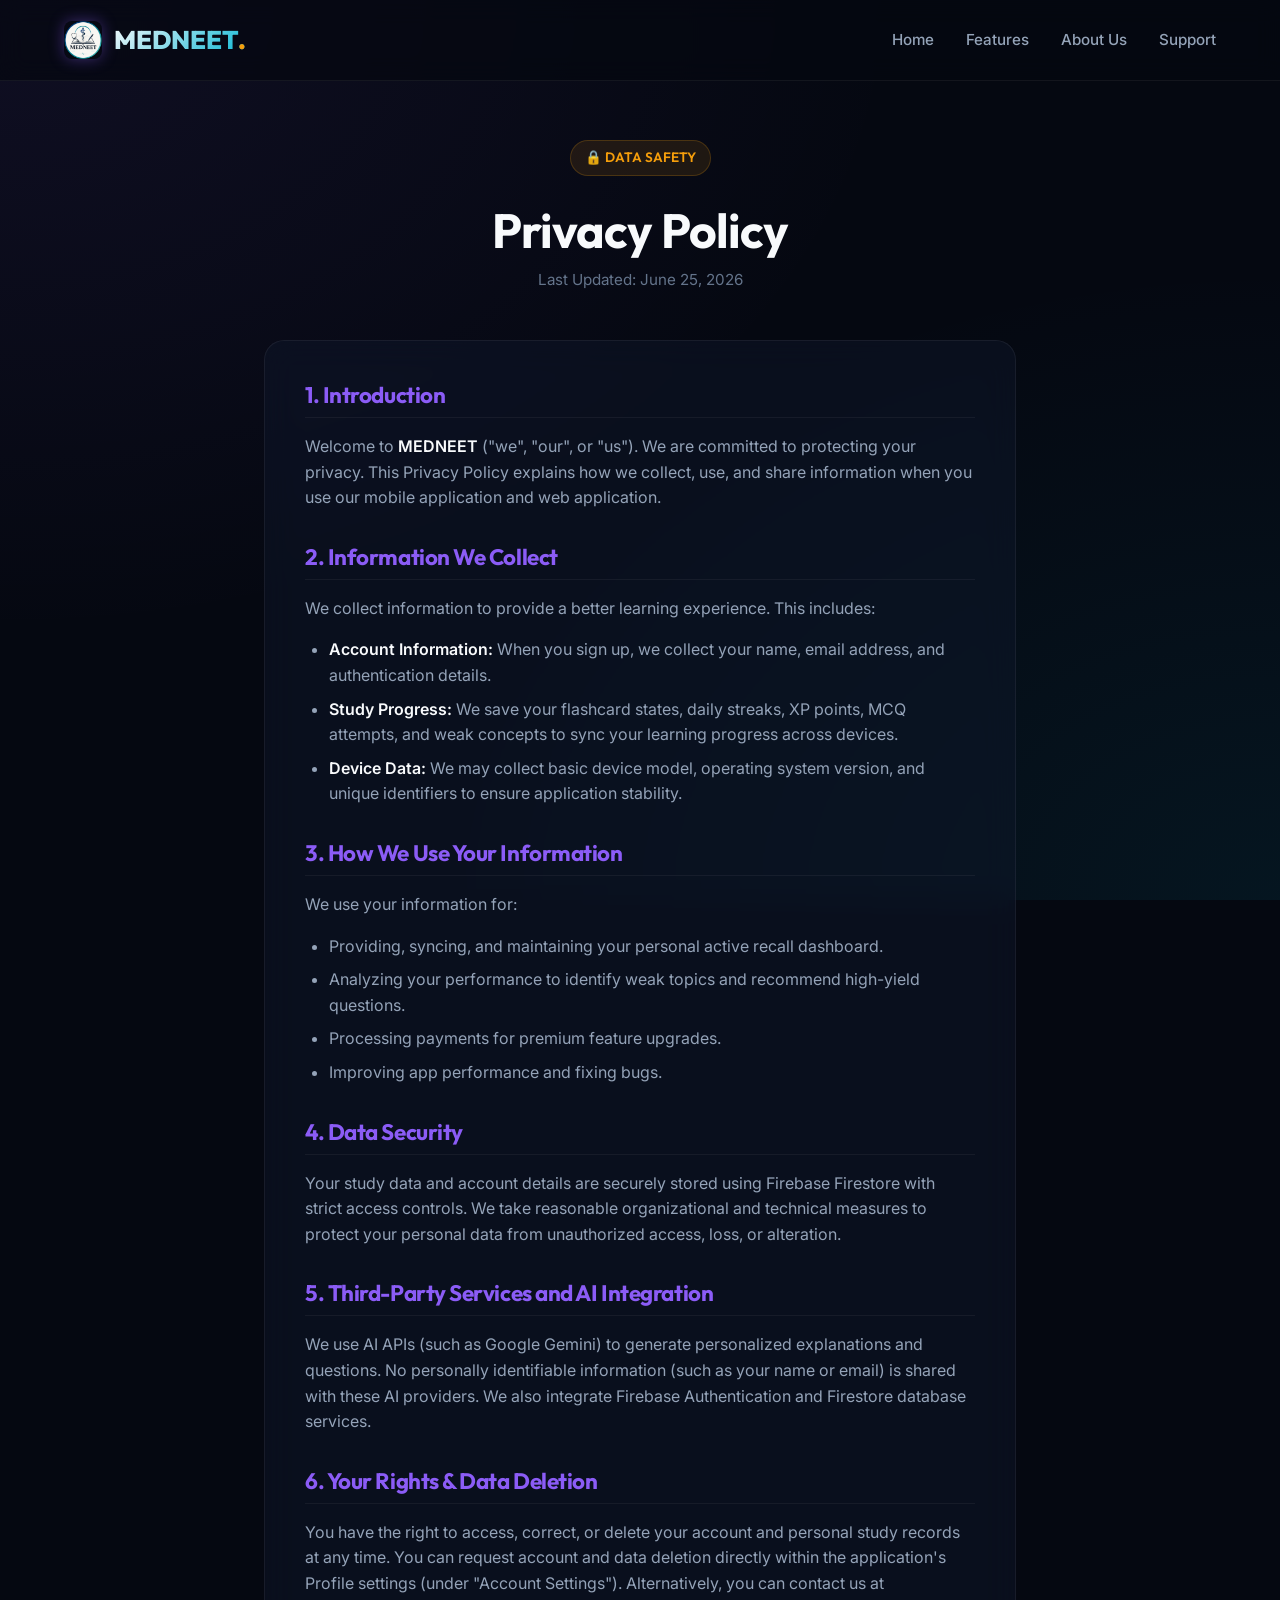
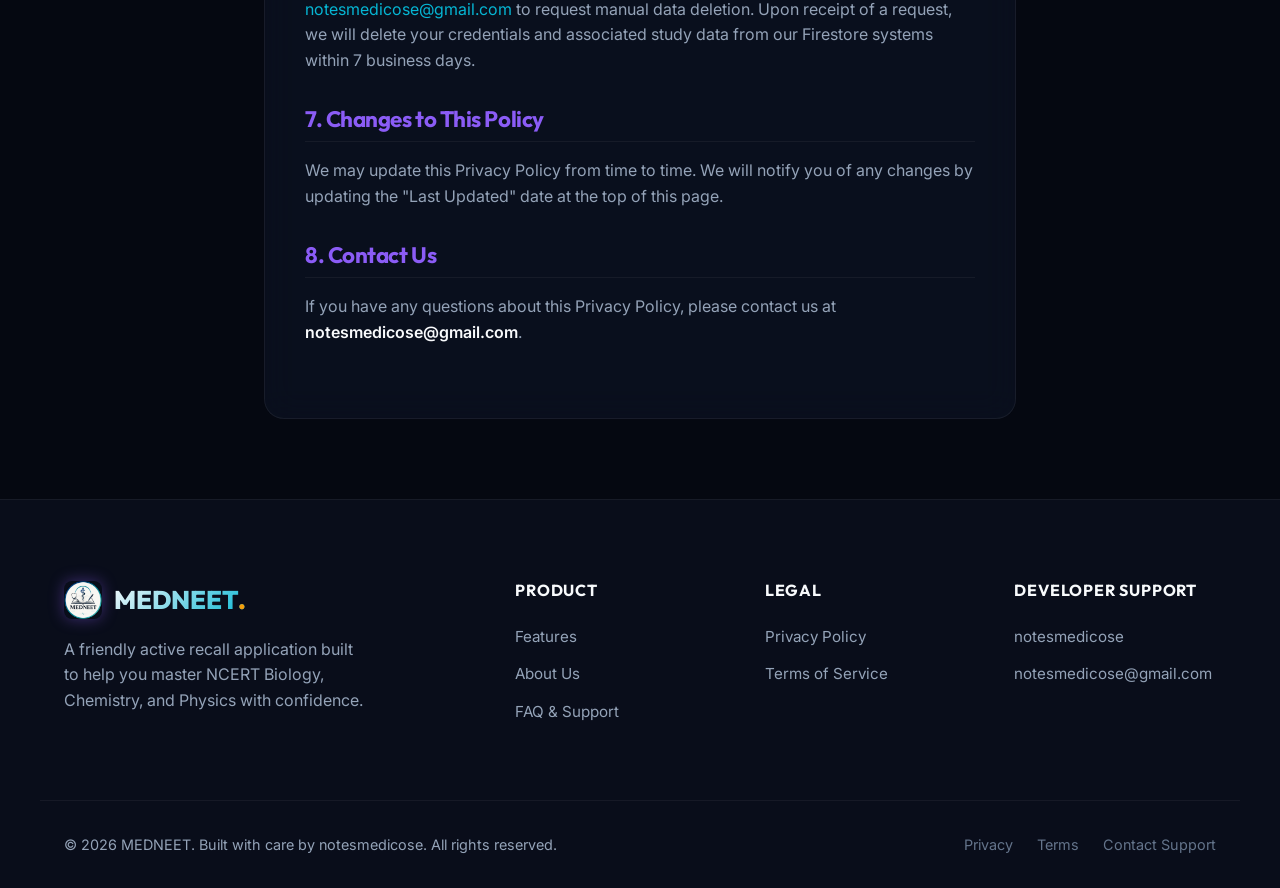
<file: privacy-policy.html>
<!DOCTYPE html>
<html lang="en">
<head>
  <meta charset="UTF-8">
  <meta name="viewport" content="width=device-width, initial-scale=1.0">
  
  <!-- SEO Meta Tags -->
  <title>Privacy Policy — MEDNEET | Data Safety & Protection</title>
  <meta name="description" content="Official Privacy Policy for MEDNEET app users, outlining user credentials protection, firestore syncing, and Play Store compliant deletion guidelines.">
  <meta name="keywords" content="MEDNEET privacy policy, user database security, delete account data, encrypted transfer">
  <link rel="canonical" href="https://notesmedicose.github.io/MEDNEET_SUPPORT/privacy-policy.html">

  <link rel="icon" type="image/png" href="assets/icon.png">
  <link rel="stylesheet" href="styles.css">
</head>
<body>

  <!-- Navigation Bar -->
  <nav class="navbar">
    <div class="container nav-container">
      <a href="index.html" class="logo" id="nav-logo">
        <img src="assets/icon.png" alt="MEDNEET Logo">
        <span>MEDNEET<span class="logo-highlight">.</span></span>
      </a>
      <ul class="nav-links" id="nav-menu">
        <li><a href="index.html" id="link-home">Home</a></li>
        <li><a href="features.html" id="link-features">Features</a></li>
        <li><a href="about.html" id="link-about">About Us</a></li>
        <li><a href="support.html" id="link-support">Support</a></li>
      </ul>
      <div class="nav-toggle" id="nav-hamburger">
        <span></span>
        <span></span>
        <span></span>
      </div>
    </div>
  </nav>

  <!-- Legal Container -->
  <main class="container legal-container" style="min-height: 80vh;">
    <div class="legal-header">
      <div class="hero-badge" id="badge-privacy">🔒 DATA SAFETY</div>
      <h1>Privacy Policy</h1>
      <p class="legal-meta">Last Updated: June 25, 2026</p>
    </div>

    <div class="glass-panel legal-content">
      <section>
        <h2>1. Introduction</h2>
        <p>
          Welcome to <strong>MEDNEET</strong> ("we", "our", or "us"). We are committed to protecting your privacy. This Privacy Policy explains how we collect, use, and share information when you use our mobile application and web application.
        </p>
      </section>

      <section>
        <h2>2. Information We Collect</h2>
        <p>
          We collect information to provide a better learning experience. This includes:
        </p>
        <ul>
          <li><strong>Account Information:</strong> When you sign up, we collect your name, email address, and authentication details.</li>
          <li><strong>Study Progress:</strong> We save your flashcard states, daily streaks, XP points, MCQ attempts, and weak concepts to sync your learning progress across devices.</li>
          <li><strong>Device Data:</strong> We may collect basic device model, operating system version, and unique identifiers to ensure application stability.</li>
        </ul>
      </section>

      <section>
        <h2>3. How We Use Your Information</h2>
        <p>
          We use your information for:
        </p>
        <ul>
          <li>Providing, syncing, and maintaining your personal active recall dashboard.</li>
          <li>Analyzing your performance to identify weak topics and recommend high-yield questions.</li>
          <li>Processing payments for premium feature upgrades.</li>
          <li>Improving app performance and fixing bugs.</li>
        </ul>
      </section>

      <section>
        <h2>4. Data Security</h2>
        <p>
          Your study data and account details are securely stored using Firebase Firestore with strict access controls. We take reasonable organizational and technical measures to protect your personal data from unauthorized access, loss, or alteration.
        </p>
      </section>

      <section>
        <h2>5. Third-Party Services and AI Integration</h2>
        <p>
          We use AI APIs (such as Google Gemini) to generate personalized explanations and questions. No personally identifiable information (such as your name or email) is shared with these AI providers. We also integrate Firebase Authentication and Firestore database services.
        </p>
      </section>

      <section>
        <h2>6. Your Rights & Data Deletion</h2>
        <p>
          You have the right to access, correct, or delete your account and personal study records at any time. You can request account and data deletion directly within the application's Profile settings (under "Account Settings"). Alternatively, you can contact us at <a href="mailto:notesmedicose@gmail.com">notesmedicose@gmail.com</a> to request manual data deletion. Upon receipt of a request, we will delete your credentials and associated study data from our Firestore systems within 7 business days.
        </p>
      </section>

      <section>
        <h2>7. Changes to This Policy</h2>
        <p>
          We may update this Privacy Policy from time to time. We will notify you of any changes by updating the "Last Updated" date at the top of this page.
        </p>
      </section>

      <section>
        <h2>8. Contact Us</h2>
        <p>
          If you have any questions about this Privacy Policy, please contact us at <strong>notesmedicose@gmail.com</strong>.
        </p>
      </section>
    </div>
  </main>

  <!-- Footer -->
  <footer>
    <div class="container footer-grid">
      <div class="footer-brand">
        <a href="index.html" class="logo">
          <img src="assets/icon.png" alt="MEDNEET Logo">
          <span>MEDNEET<span class="logo-highlight">.</span></span>
        </a>
        <p>A friendly active recall application built to help you master NCERT Biology, Chemistry, and Physics with confidence.</p>
      </div>
      <div class="footer-col">
        <h4>Product</h4>
        <ul>
          <li><a href="features.html">Features</a></li>
          <li><a href="about.html">About Us</a></li>
          <li><a href="support.html">FAQ & Support</a></li>
        </ul>
      </div>
      <div class="footer-col">
        <h4>Legal</h4>
        <ul>
          <li><a href="privacy-policy.html">Privacy Policy</a></li>
          <li><a href="terms-of-service.html">Terms of Service</a></li>
        </ul>
      </div>
      <div class="footer-col">
        <h4>Developer Support</h4>
        <ul>
          <li><a href="https://github.com/notesmedicose" target="_blank">notesmedicose</a></li>
          <li><a href="mailto:notesmedicose@gmail.com">notesmedicose@gmail.com</a></li>
        </ul>
      </div>
    </div>
    
    <div class="container footer-bottom">
      <p>&copy; 2026 MEDNEET. Built with care by notesmedicose. All rights reserved.</p>
      <div class="footer-bottom-links">
        <a href="privacy-policy.html">Privacy</a>
        <a href="terms-of-service.html">Terms</a>
        <a href="support.html">Contact Support</a>
      </div>
    </div>
  </footer>

  <script>
    // Mobile Nav Toggle
    const hamburger = document.getElementById('nav-hamburger');
    const menu = document.getElementById('nav-menu');
    
    hamburger.addEventListener('click', () => {
      menu.classList.toggle('active');
      hamburger.classList.toggle('active');
    });
  </script>
</body>
</html>
</file>
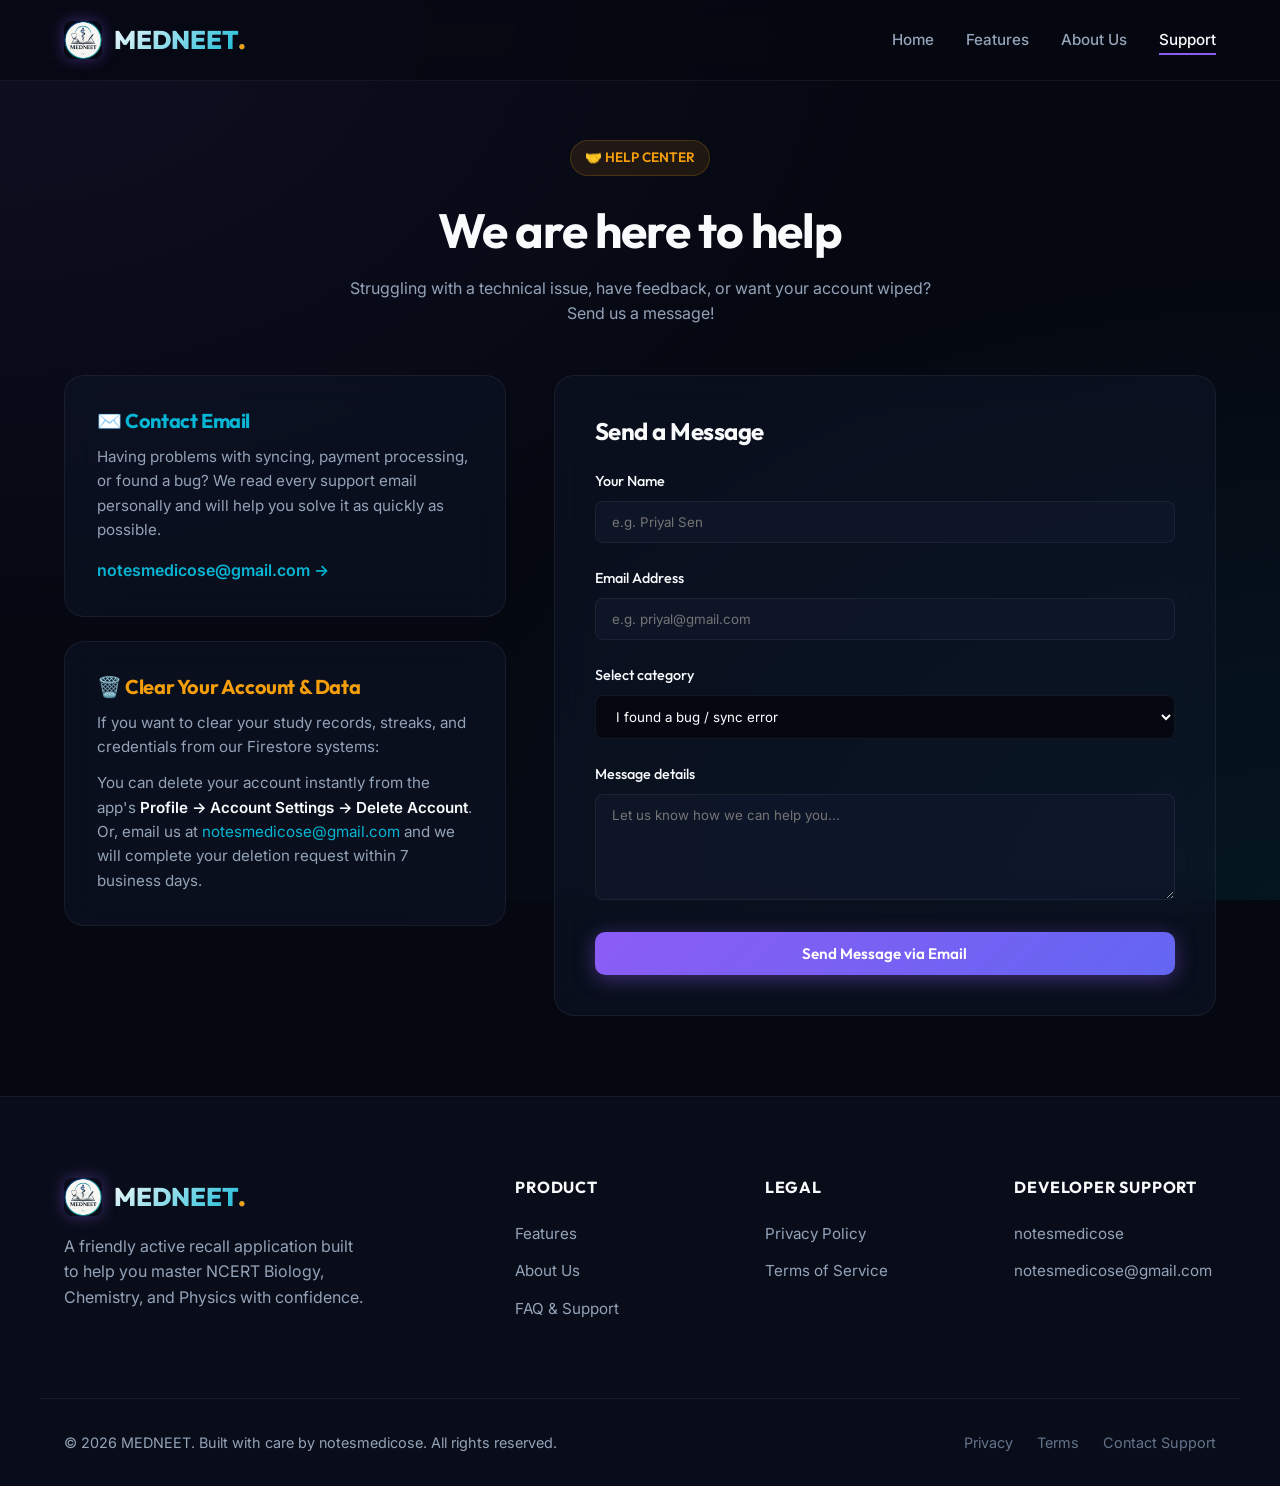
<file: support.html>
<!DOCTYPE html>
<html lang="en">
<head>
  <meta charset="UTF-8">
  <meta name="viewport" content="width=device-width, initial-scale=1.0">
  
  <!-- SEO Meta Tags -->
  <title>Customer Support & Help Center — MEDNEET | Stressed Student Support</title>
  <meta name="description" content="Reach out to MEDNEET helpdesk. Ask technical support questions, request manual user account deletion, or view standard troubleshooting FAQs.">
  <meta name="keywords" content="MEDNEET support center, delete MEDNEET account, contact notesmedicose support, dynamic data sync help">
  <link rel="canonical" href="https://notesmedicose.github.io/MEDNEET_SUPPORT/support.html">

  <link rel="icon" type="image/png" href="assets/icon.png">
  <link rel="stylesheet" href="styles.css">
</head>
<body>

  <!-- Navigation Bar -->
  <nav class="navbar">
    <div class="container nav-container">
      <a href="index.html" class="logo" id="nav-logo">
        <img src="assets/icon.png" alt="MEDNEET Logo">
        <span>MEDNEET<span class="logo-highlight">.</span></span>
      </a>
      <ul class="nav-links" id="nav-menu">
        <li><a href="index.html" id="link-home">Home</a></li>
        <li><a href="features.html" id="link-features">Features</a></li>
        <li><a href="about.html" id="link-about">About Us</a></li>
        <li><a href="support.html" class="active" id="link-support">Support</a></li>
      </ul>
      <div class="nav-toggle" id="nav-hamburger">
        <span></span>
        <span></span>
        <span></span>
      </div>
    </div>
  </nav>

  <!-- Support Page Main Content -->
  <main class="container" style="padding-top: 140px; min-height: 80vh;">
    <div class="legal-header text-center">
      <div class="hero-badge" id="badge-support">🤝 HELP CENTER</div>
      <h1 style="font-size: 3rem; margin-bottom: 1rem;">We are here to help</h1>
      <p style="max-width: 600px; margin: 0 auto; color: var(--text-secondary);">
        Struggling with a technical issue, have feedback, or want your account wiped? Send us a message!
      </p>
    </div>

    <div class="contact-grid">
      <!-- Left Column: Support Cards -->
      <div class="contact-info">
        <!-- Info Card 1 -->
        <div class="glass-panel info-item-card" style="margin-bottom: 1.5rem; padding: 2rem;">
          <h2 style="font-size: 1.25rem; margin-bottom: 0.75rem; color: var(--accent-secondary); display: flex; align-items: center; gap: 8px;">
            ✉️ Contact Email
          </h2>
          <p style="font-size: 0.95rem; margin-bottom: 1rem;">
            Having problems with syncing, payment processing, or found a bug? We read every support email personally and will help you solve it as quickly as possible.
          </p>
          <a href="mailto:notesmedicose@gmail.com" style="color: var(--accent-secondary); font-weight: 600; display: inline-flex; align-items: center; gap: 6px;">
            notesmedicose@gmail.com &rarr;
          </a>
        </div>

        <!-- Info Card 2 -->
        <div class="glass-panel info-item-card" style="padding: 2rem;">
          <h2 style="font-size: 1.25rem; margin-bottom: 0.75rem; color: var(--accent-accent); display: flex; align-items: center; gap: 8px;">
            🗑️ Clear Your Account & Data
          </h2>
          <p style="font-size: 0.95rem; margin-bottom: 0.75rem;">
            If you want to clear your study records, streaks, and credentials from our Firestore systems:
          </p>
          <p style="font-size: 0.95rem;">
            You can delete your account instantly from the app's <strong>Profile &rarr; Account Settings &rarr; Delete Account</strong>. Or, email us at <a href="mailto:notesmedicose@gmail.com">notesmedicose@gmail.com</a> and we will complete your deletion request within 7 business days.
          </p>
        </div>
      </div>

      <!-- Right Column: Contact Form -->
      <div class="glass-panel" style="padding: 2.5rem;">
        <h2 style="font-size: 1.5rem; margin-bottom: 1.5rem; color: var(--text-primary);">Send a Message</h2>
        
        <form action="mailto:notesmedicose@gmail.com" method="post" enctype="text/plain" id="contact-form">
          <div class="form-group">
            <label for="user-name">Your Name</label>
            <input type="text" id="user-name" name="name" class="form-control" placeholder="e.g. Priyal Sen" required>
          </div>
          
          <div class="form-group">
            <label for="user-email">Email Address</label>
            <input type="email" id="user-email" name="email" class="form-control" placeholder="e.g. priyal@gmail.com" required>
          </div>

          <div class="form-group">
            <label for="user-issue">Select category</label>
            <select id="user-issue" name="issue" class="form-control" style="background: var(--bg-primary);" required>
              <option value="app-bug">I found a bug / sync error</option>
              <option value="billing">Upgrade / payment issue</option>
              <option value="data-delete">Request account deletion</option>
              <option value="other">Feedback / Just saying hi</option>
            </select>
          </div>

          <div class="form-group">
            <label for="user-message">Message details</label>
            <textarea id="user-message" name="message" class="form-control" rows="5" placeholder="Let us know how we can help you..." required></textarea>
          </div>

          <button type="submit" class="btn btn-primary" style="width: 100%; justify-content: center;" id="form-submit-btn">
            Send Message via Email
          </button>
        </form>
      </div>
    </div>
  </main>

  <!-- Footer -->
  <footer>
    <div class="container footer-grid">
      <div class="footer-brand">
        <a href="index.html" class="logo">
          <img src="assets/icon.png" alt="MEDNEET Logo">
          <span>MEDNEET<span class="logo-highlight">.</span></span>
        </a>
        <p>A friendly active recall application built to help you master NCERT Biology, Chemistry, and Physics with confidence.</p>
      </div>
      <div class="footer-col">
        <h4>Product</h4>
        <ul>
          <li><a href="features.html">Features</a></li>
          <li><a href="about.html">About Us</a></li>
          <li><a href="support.html">FAQ & Support</a></li>
        </ul>
      </div>
      <div class="footer-col">
        <h4>Legal</h4>
        <ul>
          <li><a href="privacy-policy.html">Privacy Policy</a></li>
          <li><a href="terms-of-service.html">Terms of Service</a></li>
        </ul>
      </div>
      <div class="footer-col">
        <h4>Developer Support</h4>
        <ul>
          <li><a href="https://github.com/notesmedicose" target="_blank">notesmedicose</a></li>
          <li><a href="mailto:notesmedicose@gmail.com">notesmedicose@gmail.com</a></li>
        </ul>
      </div>
    </div>
    
    <div class="container footer-bottom">
      <p>&copy; 2026 MEDNEET. Built with care by notesmedicose. All rights reserved.</p>
      <div class="footer-bottom-links">
        <a href="privacy-policy.html">Privacy</a>
        <a href="terms-of-service.html">Terms</a>
        <a href="support.html">Contact Support</a>
      </div>
    </div>
  </footer>

  <script>
    // Mobile Nav Toggle
    const hamburger = document.getElementById('nav-hamburger');
    const menu = document.getElementById('nav-menu');
    
    hamburger.addEventListener('click', () => {
      menu.classList.toggle('active');
      hamburger.classList.toggle('active');
    });
  </script>
</body>
</html>
</file>
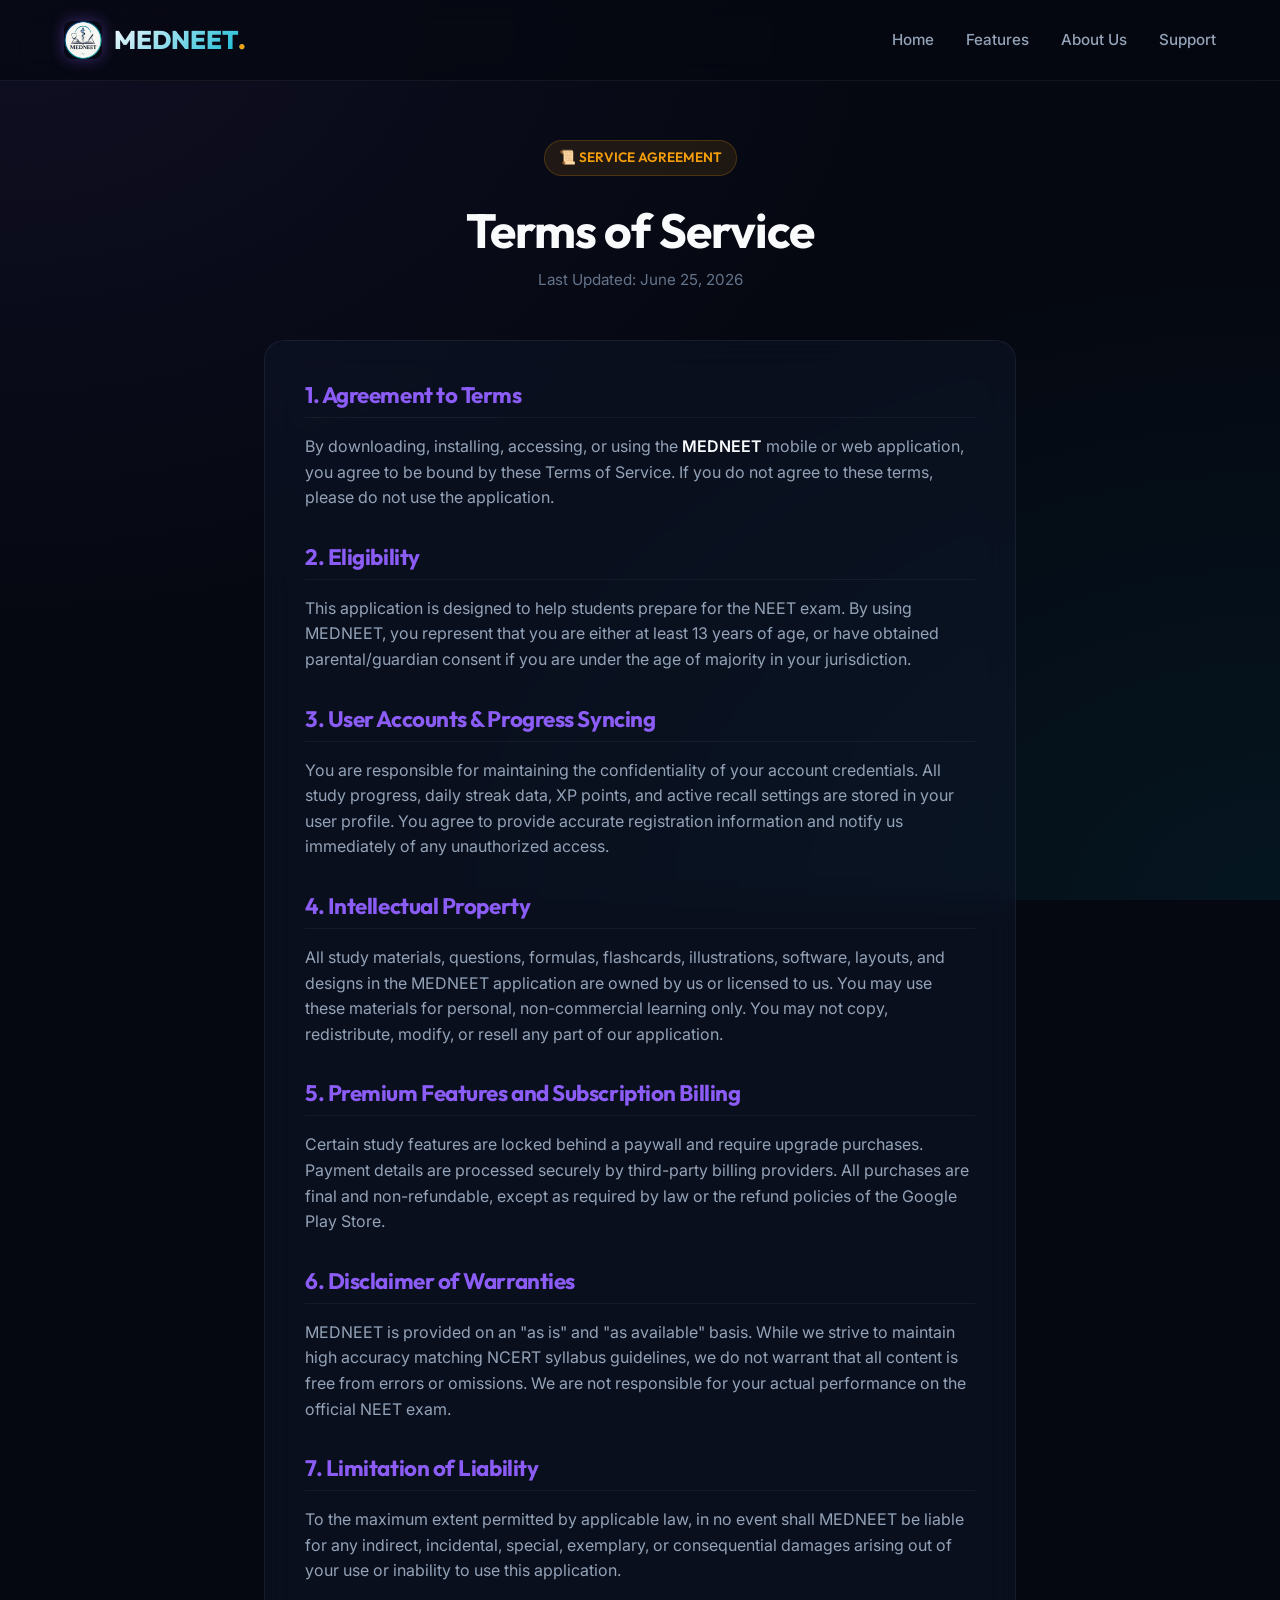
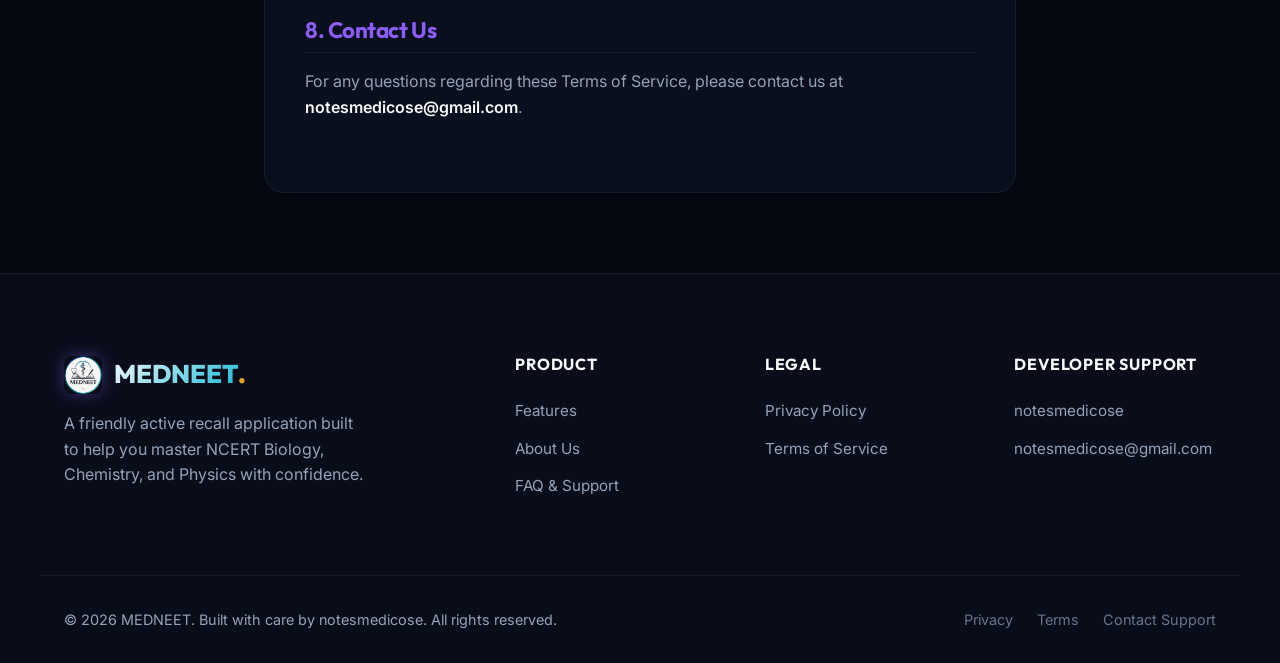
<file: terms-of-service.html>
<!DOCTYPE html>
<html lang="en">
<head>
  <meta charset="UTF-8">
  <meta name="viewport" content="width=device-width, initial-scale=1.0">
  
  <!-- SEO Meta Tags -->
  <title>Terms of Service — MEDNEET | User Service Agreement</title>
  <meta name="description" content="Official Terms of Service for using the MEDNEET mobile and web applications, detailing accounts requirements, safety, and support guidelines.">
  <meta name="keywords" content="MEDNEET terms of service, subscription billing rules, user guidelines, intellectual property">
  <link rel="canonical" href="https://notesmedicose.github.io/MEDNEET_SUPPORT/terms-of-service.html">

  <link rel="icon" type="image/png" href="assets/icon.png">
  <link rel="stylesheet" href="styles.css">
</head>
<body>

  <!-- Navigation Bar -->
  <nav class="navbar">
    <div class="container nav-container">
      <a href="index.html" class="logo" id="nav-logo">
        <img src="assets/icon.png" alt="MEDNEET Logo">
        <span>MEDNEET<span class="logo-highlight">.</span></span>
      </a>
      <ul class="nav-links" id="nav-menu">
        <li><a href="index.html" id="link-home">Home</a></li>
        <li><a href="features.html" id="link-features">Features</a></li>
        <li><a href="about.html" id="link-about">About Us</a></li>
        <li><a href="support.html" id="link-support">Support</a></li>
      </ul>
      <div class="nav-toggle" id="nav-hamburger">
        <span></span>
        <span></span>
        <span></span>
      </div>
    </div>
  </nav>

  <!-- Legal Container -->
  <main class="container legal-container" style="min-height: 80vh;">
    <div class="legal-header">
      <div class="hero-badge" id="badge-terms">📜 SERVICE AGREEMENT</div>
      <h1>Terms of Service</h1>
      <p class="legal-meta">Last Updated: June 25, 2026</p>
    </div>

    <div class="glass-panel legal-content">
      <section>
        <h2>1. Agreement to Terms</h2>
        <p>
          By downloading, installing, accessing, or using the <strong>MEDNEET</strong> mobile or web application, you agree to be bound by these Terms of Service. If you do not agree to these terms, please do not use the application.
        </p>
      </section>

      <section>
        <h2>2. Eligibility</h2>
        <p>
          This application is designed to help students prepare for the NEET exam. By using MEDNEET, you represent that you are either at least 13 years of age, or have obtained parental/guardian consent if you are under the age of majority in your jurisdiction.
        </p>
      </section>

      <section>
        <h2>3. User Accounts & Progress Syncing</h2>
        <p>
          You are responsible for maintaining the confidentiality of your account credentials. All study progress, daily streak data, XP points, and active recall settings are stored in your user profile. You agree to provide accurate registration information and notify us immediately of any unauthorized access.
        </p>
      </section>

      <section>
        <h2>4. Intellectual Property</h2>
        <p>
          All study materials, questions, formulas, flashcards, illustrations, software, layouts, and designs in the MEDNEET application are owned by us or licensed to us. You may use these materials for personal, non-commercial learning only. You may not copy, redistribute, modify, or resell any part of our application.
        </p>
      </section>

      <section>
        <h2>5. Premium Features and Subscription Billing</h2>
        <p>
          Certain study features are locked behind a paywall and require upgrade purchases. Payment details are processed securely by third-party billing providers. All purchases are final and non-refundable, except as required by law or the refund policies of the Google Play Store.
        </p>
      </section>

      <section>
        <h2>6. Disclaimer of Warranties</h2>
        <p>
          MEDNEET is provided on an "as is" and "as available" basis. While we strive to maintain high accuracy matching NCERT syllabus guidelines, we do not warrant that all content is free from errors or omissions. We are not responsible for your actual performance on the official NEET exam.
        </p>
      </section>

      <section>
        <h2>7. Limitation of Liability</h2>
        <p>
          To the maximum extent permitted by applicable law, in no event shall MEDNEET be liable for any indirect, incidental, special, exemplary, or consequential damages arising out of your use or inability to use this application.
        </p>
      </section>

      <section>
        <h2>8. Contact Us</h2>
        <p>
          For any questions regarding these Terms of Service, please contact us at <strong>notesmedicose@gmail.com</strong>.
        </p>
      </section>
    </div>
  </main>

  <!-- Footer -->
  <footer>
    <div class="container footer-grid">
      <div class="footer-brand">
        <a href="index.html" class="logo">
          <img src="assets/icon.png" alt="MEDNEET Logo">
          <span>MEDNEET<span class="logo-highlight">.</span></span>
        </a>
        <p>A friendly active recall application built to help you master NCERT Biology, Chemistry, and Physics with confidence.</p>
      </div>
      <div class="footer-col">
        <h4>Product</h4>
        <ul>
          <li><a href="features.html">Features</a></li>
          <li><a href="about.html">About Us</a></li>
          <li><a href="support.html">FAQ & Support</a></li>
        </ul>
      </div>
      <div class="footer-col">
        <h4>Legal</h4>
        <ul>
          <li><a href="privacy-policy.html">Privacy Policy</a></li>
          <li><a href="terms-of-service.html">Terms of Service</a></li>
        </ul>
      </div>
      <div class="footer-col">
        <h4>Developer Support</h4>
        <ul>
          <li><a href="https://github.com/notesmedicose" target="_blank">notesmedicose</a></li>
          <li><a href="mailto:notesmedicose@gmail.com">notesmedicose@gmail.com</a></li>
        </ul>
      </div>
    </div>
    
    <div class="container footer-bottom">
      <p>&copy; 2026 MEDNEET. Built with care by notesmedicose. All rights reserved.</p>
      <div class="footer-bottom-links">
        <a href="privacy-policy.html">Privacy</a>
        <a href="terms-of-service.html">Terms</a>
        <a href="support.html">Contact Support</a>
      </div>
    </div>
  </footer>

  <script>
    // Mobile Nav Toggle
    const hamburger = document.getElementById('nav-hamburger');
    const menu = document.getElementById('nav-menu');
    
    hamburger.addEventListener('click', () => {
      menu.classList.toggle('active');
      hamburger.classList.toggle('active');
    });
  </script>
</body>
</html>
</file>
<file: styles.css>
/* ==========================================================================
   MEDNEET Support & Marketing Website Stylesheet
   Theme: Midnight Sci-Fi Academic (Deep Purple, Neon Violet, Cyan, Gold)
   ========================================================================== */

/* Google Fonts Import */
@import url('https://fonts.googleapis.com/css2?family=Inter:wght@300;400;500;600;700&family=Outfit:wght@400;500;600;700;800;900&display=swap');

/* CSS Variables */
:root {
  --bg-primary: #050811;
  --bg-secondary: #090d1a;
  --bg-surface: rgba(17, 25, 46, 0.45);
  --bg-surface-glow: rgba(139, 92, 246, 0.05);
  --border-color: rgba(255, 255, 255, 0.06);
  --border-glow: rgba(139, 92, 246, 0.2);
  
  --text-primary: #f8fafc;
  --text-secondary: #94a3b8;
  --text-muted: #64748b;
  
  --accent-primary: #8b5cf6; /* Neon Violet */
  --accent-secondary: #06b6d4; /* Neon Cyan */
  --accent-accent: #f59e0b; /* Gold */
  --accent-primary-glow: rgba(139, 92, 246, 0.4);
  --accent-secondary-glow: rgba(6, 182, 212, 0.4);
  
  --font-heading: 'Outfit', sans-serif;
  --font-body: 'Inter', sans-serif;
  
  --transition-smooth: all 0.3s cubic-bezier(0.4, 0, 0.2, 1);
  --container-width: 1200px;
}

/* Modern Reset */
* {
  box-sizing: border-box;
  margin: 0;
  padding: 0;
}

html {
  scroll-behavior: smooth;
  scrollbar-width: thin;
  scrollbar-color: var(--accent-primary) var(--bg-secondary);
}

body {
  background-color: var(--bg-primary);
  background-image: 
    radial-gradient(at 0% 0%, rgba(139, 92, 246, 0.08) 0px, transparent 50%),
    radial-gradient(at 100% 100%, rgba(6, 182, 212, 0.08) 0px, transparent 50%);
  background-attachment: fixed;
  color: var(--text-primary);
  font-family: var(--font-body);
  line-height: 1.6;
  overflow-x: hidden;
  font-size: 16px;
}

/* Custom Scrollbar for Webkit Browsers */
::-webkit-scrollbar {
  width: 8px;
}
::-webkit-scrollbar-track {
  background: var(--bg-secondary);
}
::-webkit-scrollbar-thumb {
  background: var(--accent-primary);
  border-radius: 4px;
}
::-webkit-scrollbar-thumb:hover {
  background: var(--accent-secondary);
}

/* Typography Utility */
h1, h2, h3, h4, h5, h6 {
  font-family: var(--font-heading);
  font-weight: 700;
  letter-spacing: -0.02em;
  line-height: 1.25;
}

p {
  color: var(--text-secondary);
  font-weight: 400;
}

a {
  color: var(--accent-secondary);
  text-decoration: none;
  transition: var(--transition-smooth);
}

a:hover {
  color: var(--accent-primary);
}

strong {
  color: var(--text-primary);
  font-weight: 600;
}

/* Layout Utilities */
.container {
  max-width: var(--container-width);
  margin: 0 auto;
  padding: 0 1.5rem;
}

.text-center { text-align: center; }

/* Grid / Flex Layouts */
.grid-2 {
  display: grid;
  grid-template-columns: 1fr 1fr;
  gap: 3rem;
  align-items: center;
}

.grid-3 {
  display: grid;
  grid-template-columns: repeat(3, 1fr);
  gap: 2rem;
}

@media (max-width: 968px) {
  .grid-2, .grid-3 {
    grid-template-columns: 1fr;
    gap: 2rem;
  }
}

/* Glassmorphic Components */
.glass-panel {
  background: var(--bg-surface);
  border: 1px solid var(--border-color);
  border-radius: 20px;
  backdrop-filter: blur(16px);
  -webkit-backdrop-filter: blur(16px);
  padding: 2.5rem;
  transition: var(--transition-smooth);
}

.glass-panel:hover {
  border-color: var(--border-glow);
  box-shadow: 0 10px 30px rgba(139, 92, 246, 0.08);
}

/* Navigation Bar */
.navbar {
  position: fixed;
  top: 0;
  left: 0;
  width: 100%;
  z-index: 1000;
  background: rgba(5, 8, 17, 0.7);
  backdrop-filter: blur(12px);
  -webkit-backdrop-filter: blur(12px);
  border-bottom: 1px solid var(--border-color);
  transition: var(--transition-smooth);
}

.nav-container {
  display: flex;
  justify-content: space-between;
  align-items: center;
  height: 80px;
}

.logo {
  display: flex;
  align-items: center;
  gap: 12px;
  font-family: var(--font-heading);
  font-weight: 800;
  font-size: 1.6rem;
  color: var(--text-primary);
}

.logo img {
  width: 38px;
  height: 38px;
  border-radius: 8px;
  box-shadow: 0 0 15px var(--accent-primary-glow);
}

.logo span {
  background: linear-gradient(135deg, var(--text-primary), var(--accent-secondary));
  -webkit-background-clip: text;
  -webkit-text-fill-color: transparent;
}

.logo-highlight {
  color: var(--accent-accent);
  background: none !important;
  -webkit-text-fill-color: initial !important;
}

.nav-links {
  display: flex;
  gap: 2rem;
  list-style: none;
  align-items: center;
}

.nav-links a {
  color: var(--text-secondary);
  font-weight: 500;
  font-size: 0.95rem;
}

.nav-links a:hover, .nav-links a.active {
  color: var(--text-primary);
}

.nav-links a.active {
  border-bottom: 2px solid var(--accent-primary);
  padding-bottom: 4px;
}

/* Buttons */
.btn {
  display: inline-flex;
  align-items: center;
  justify-content: center;
  padding: 0.75rem 1.75rem;
  border-radius: 10px;
  font-family: var(--font-heading);
  font-weight: 600;
  font-size: 0.95rem;
  cursor: pointer;
  transition: var(--transition-smooth);
  gap: 8px;
}

.btn-primary {
  background: linear-gradient(135deg, var(--accent-primary), #6366f1);
  color: white;
  border: none;
  box-shadow: 0 4px 20px var(--accent-primary-glow);
}

.btn-primary:hover {
  background: linear-gradient(135deg, #9b72f8, #4f46e5);
  box-shadow: 0 6px 25px rgba(139, 92, 246, 0.6);
  transform: translateY(-2px);
  color: white;
}

.btn-secondary {
  background: transparent;
  color: var(--text-primary);
  border: 1px solid var(--border-color);
  backdrop-filter: blur(8px);
}

.btn-secondary:hover {
  background: rgba(255, 255, 255, 0.05);
  border-color: var(--text-secondary);
  transform: translateY(-2px);
  color: var(--text-primary);
}

/* Mobile Nav Toggle */
.nav-toggle {
  display: none;
  flex-direction: column;
  gap: 6px;
  cursor: pointer;
}

.nav-toggle span {
  width: 25px;
  height: 2px;
  background-color: var(--text-primary);
  transition: var(--transition-smooth);
}

@media (max-width: 768px) {
  .nav-toggle {
    display: flex;
  }
  
  .nav-links {
    position: fixed;
    top: 80px;
    left: -100%;
    width: 100%;
    height: calc(100vh - 80px);
    background: var(--bg-secondary);
    flex-direction: column;
    padding: 3rem 1.5rem;
    transition: var(--transition-smooth);
    align-items: stretch;
    text-align: center;
  }
  
  .nav-links.active {
    left: 0;
  }
}

/* Hero Section */
.hero {
  padding: 120px 0 80px;
  min-height: 100vh;
  display: flex;
  align-items: center;
  position: relative;
}

.hero-badge {
  display: inline-flex;
  align-items: center;
  gap: 8px;
  background: rgba(245, 158, 11, 0.1);
  border: 1px solid rgba(245, 158, 11, 0.2);
  color: var(--accent-accent);
  padding: 6px 14px;
  border-radius: 20px;
  font-family: var(--font-heading);
  font-weight: 600;
  font-size: 0.85rem;
  margin-bottom: 1.5rem;
}

.hero-title {
  font-size: 4rem;
  font-weight: 900;
  line-height: 1.1;
  margin-bottom: 1.5rem;
  background: linear-gradient(135deg, #fff 40%, var(--accent-secondary) 100%);
  -webkit-background-clip: text;
  -webkit-text-fill-color: transparent;
}

.hero-subtitle {
  font-size: 1.25rem;
  margin-bottom: 2.5rem;
  max-width: 550px;
}

.hero-actions {
  display: flex;
  gap: 1rem;
  flex-wrap: wrap;
}

.hero-visual {
  position: relative;
}

.hero-visual img.main-screenshot {
  width: 100%;
  max-width: 480px;
  border-radius: 24px;
  border: 1px solid rgba(255, 255, 255, 0.1);
  box-shadow: 0 20px 50px rgba(0, 0, 0, 0.5), 0 0 30px var(--accent-primary-glow);
  transform: perspective(1000px) rotateY(-8deg) rotateX(4deg);
  transition: var(--transition-smooth);
}

.hero-visual img.main-screenshot:hover {
  transform: perspective(1000px) rotateY(0deg) rotateX(0deg) scale(1.02);
  box-shadow: 0 25px 60px rgba(0, 0, 0, 0.6), 0 0 45px rgba(139, 92, 246, 0.6);
}

@media (max-width: 968px) {
  .hero-title {
    font-size: 2.8rem;
  }
  .hero-visual {
    margin-top: 3rem;
    display: flex;
    justify-content: center;
  }
  .hero-visual img.main-screenshot {
    transform: none;
  }
}

/* Feature Cards & Grid */
.section-header {
  margin-bottom: 4rem;
}

.section-header h2 {
  font-size: 2.5rem;
  margin-bottom: 1rem;
  background: linear-gradient(135deg, #fff, var(--text-secondary));
  -webkit-background-clip: text;
  -webkit-text-fill-color: transparent;
}

.feature-section {
  padding: 80px 0;
}

.feat-card {
  text-align: left;
}

.feat-icon {
  width: 52px;
  height: 52px;
  border-radius: 12px;
  background: rgba(139, 92, 246, 0.1);
  border: 1px solid var(--border-color);
  color: var(--accent-primary);
  display: flex;
  align-items: center;
  justify-content: center;
  font-size: 1.5rem;
  margin-bottom: 1.5rem;
  box-shadow: 0 0 15px rgba(139, 92, 246, 0.1);
}

.feat-card:hover .feat-icon {
  background: var(--accent-primary);
  color: white;
  box-shadow: 0 0 20px var(--accent-primary-glow);
  transform: scale(1.05);
}

.feat-card h3 {
  font-size: 1.4rem;
  margin-bottom: 0.75rem;
  color: var(--text-primary);
}

/* Split Page Feature Showcases */
.feature-showcase {
  padding: 80px 0;
}

.showcase-content h3 {
  font-size: 2.2rem;
  margin-bottom: 1rem;
  color: var(--text-primary);
}

.showcase-accent {
  color: var(--accent-secondary);
}

.showcase-tag {
  color: var(--accent-accent);
  text-transform: uppercase;
  font-size: 0.85rem;
  font-weight: 700;
  letter-spacing: 0.1em;
  margin-bottom: 0.5rem;
}

.showcase-list {
  list-style: none;
  margin: 1.5rem 0 2.5rem;
}

.showcase-list li {
  position: relative;
  padding-left: 2rem;
  margin-bottom: 1rem;
  color: var(--text-secondary);
}

.showcase-list li::before {
  content: '✓';
  position: absolute;
  left: 0;
  top: 0;
  color: var(--accent-secondary);
  font-weight: 800;
}

.showcase-visual img {
  width: 100%;
  max-width: 440px;
  border-radius: 20px;
  border: 1px solid var(--border-color);
  box-shadow: 0 15px 40px rgba(0, 0, 0, 0.4);
}

/* FAQ Accordion */
.faq-list {
  max-width: 800px;
  margin: 0 auto;
  display: flex;
  flex-direction: column;
  gap: 1rem;
}

.faq-item {
  background: var(--bg-surface);
  border: 1px solid var(--border-color);
  border-radius: 12px;
  padding: 1.25rem;
  cursor: pointer;
  transition: var(--transition-smooth);
}

.faq-item:hover {
  border-color: var(--border-glow);
}

.faq-question {
  display: flex;
  justify-content: space-between;
  align-items: center;
  font-weight: 600;
  font-family: var(--font-heading);
  font-size: 1.1rem;
}

.faq-answer {
  display: none;
  padding-top: 1rem;
  color: var(--text-secondary);
  font-size: 0.95rem;
  border-top: 1px solid rgba(255, 255, 255, 0.05);
  margin-top: 0.75rem;
}

.faq-item.active .faq-answer {
  display: block;
}

.faq-toggle {
  font-size: 1.2rem;
  transition: var(--transition-smooth);
}

.faq-item.active .faq-toggle {
  transform: rotate(45deg);
  color: var(--accent-primary);
}

/* Footer styling */
footer {
  background: var(--bg-secondary);
  border-top: 1px solid var(--border-color);
  padding: 5rem 0 2rem;
  margin-top: 5rem;
}

.footer-grid {
  display: grid;
  grid-template-columns: 2fr 1fr 1fr 1fr;
  gap: 3rem;
  margin-bottom: 4rem;
}

@media (max-width: 768px) {
  .footer-grid {
    grid-template-columns: 1fr;
    gap: 2rem;
  }
}

.footer-brand p {
  margin-top: 1rem;
  max-width: 300px;
}

.footer-col h4 {
  font-size: 1rem;
  text-transform: uppercase;
  letter-spacing: 0.05em;
  margin-bottom: 1.5rem;
  color: var(--text-primary);
}

.footer-col ul {
  list-style: none;
}

.footer-col ul li {
  margin-bottom: 0.75rem;
}

.footer-col ul a {
  color: var(--text-secondary);
  font-size: 0.95rem;
}

.footer-col ul a:hover {
  color: var(--text-primary);
  padding-left: 4px;
}

.footer-bottom {
  display: flex;
  justify-content: space-between;
  align-items: center;
  padding-top: 2rem;
  border-top: 1px solid rgba(255, 255, 255, 0.05);
  color: var(--text-muted);
  font-size: 0.9rem;
  flex-wrap: wrap;
  gap: 1rem;
}

.footer-bottom-links {
  display: flex;
  gap: 1.5rem;
}

.footer-bottom-links a {
  color: var(--text-muted);
}

.footer-bottom-links a:hover {
  color: var(--text-primary);
}

/* Legal Pages Styling Override */
.legal-container {
  padding-top: 140px;
  max-width: 800px;
  margin: 0 auto;
}

.legal-header {
  margin-bottom: 3rem;
  text-align: center;
}

.legal-header h1 {
  font-size: 3rem;
  margin-bottom: 0.5rem;
}

.legal-meta {
  color: var(--text-muted);
  font-size: 0.95rem;
}

.legal-content section {
  margin-bottom: 2rem;
}

.legal-content h2 {
  font-size: 1.4rem;
  margin-bottom: 1rem;
  color: var(--accent-primary);
  border-bottom: 1px solid rgba(255, 255, 255, 0.05);
  padding-bottom: 0.5rem;
}

.legal-content ul {
  padding-left: 1.5rem;
  color: var(--text-secondary);
  margin: 1rem 0;
}

.legal-content li {
  margin-bottom: 0.5rem;
}

/* Contact Form Grid and Elements */
.contact-grid {
  display: grid;
  grid-template-columns: 1fr 1.5fr;
  gap: 3rem;
}

@media (max-width: 768px) {
  .contact-grid {
    grid-template-columns: 1fr;
    gap: 2rem;
  }
}

.info-item {
  display: flex;
  gap: 1rem;
  margin-bottom: 1.5rem;
}

.info-icon {
  width: 44px;
  height: 44px;
  border-radius: 8px;
  background: rgba(6, 182, 212, 0.1);
  color: var(--accent-secondary);
  display: flex;
  align-items: center;
  justify-content: center;
  font-size: 1.2rem;
  flex-shrink: 0;
}

.form-group {
  margin-bottom: 1.5rem;
}

.form-group label {
  display: block;
  font-family: var(--font-heading);
  font-weight: 500;
  font-size: 0.9rem;
  margin-bottom: 0.5rem;
  color: var(--text-primary);
}

.form-control {
  width: 100%;
  background: rgba(17, 25, 46, 0.6);
  border: 1px solid var(--border-color);
  border-radius: 8px;
  padding: 0.75rem 1rem;
  color: white;
  font-family: var(--font-body);
  transition: var(--transition-smooth);
}

.form-control:focus {
  outline: none;
  border-color: var(--accent-primary);
  box-shadow: 0 0 15px rgba(139, 92, 246, 0.15);
}

/* Stressed NEET Student Meme Callout */
.stressed-callout {
  background: linear-gradient(135deg, rgba(245, 158, 11, 0.05), rgba(139, 92, 246, 0.05));
  border: 1px solid rgba(245, 158, 11, 0.15);
  border-radius: 16px;
  padding: 2rem;
  margin: 3rem 0;
  position: relative;
  overflow: hidden;
}

.stressed-callout::before {
  content: '⚠️ WARNING: STUDY TRAP';
  position: absolute;
  top: 12px;
  right: -30px;
  background: var(--accent-accent);
  color: #000;
  font-weight: 800;
  font-size: 0.65rem;
  padding: 4px 30px;
  transform: rotate(45deg);
}

.stressed-callout p {
  color: var(--text-primary);
  font-style: italic;
  font-size: 1.1rem;
}
</file>
